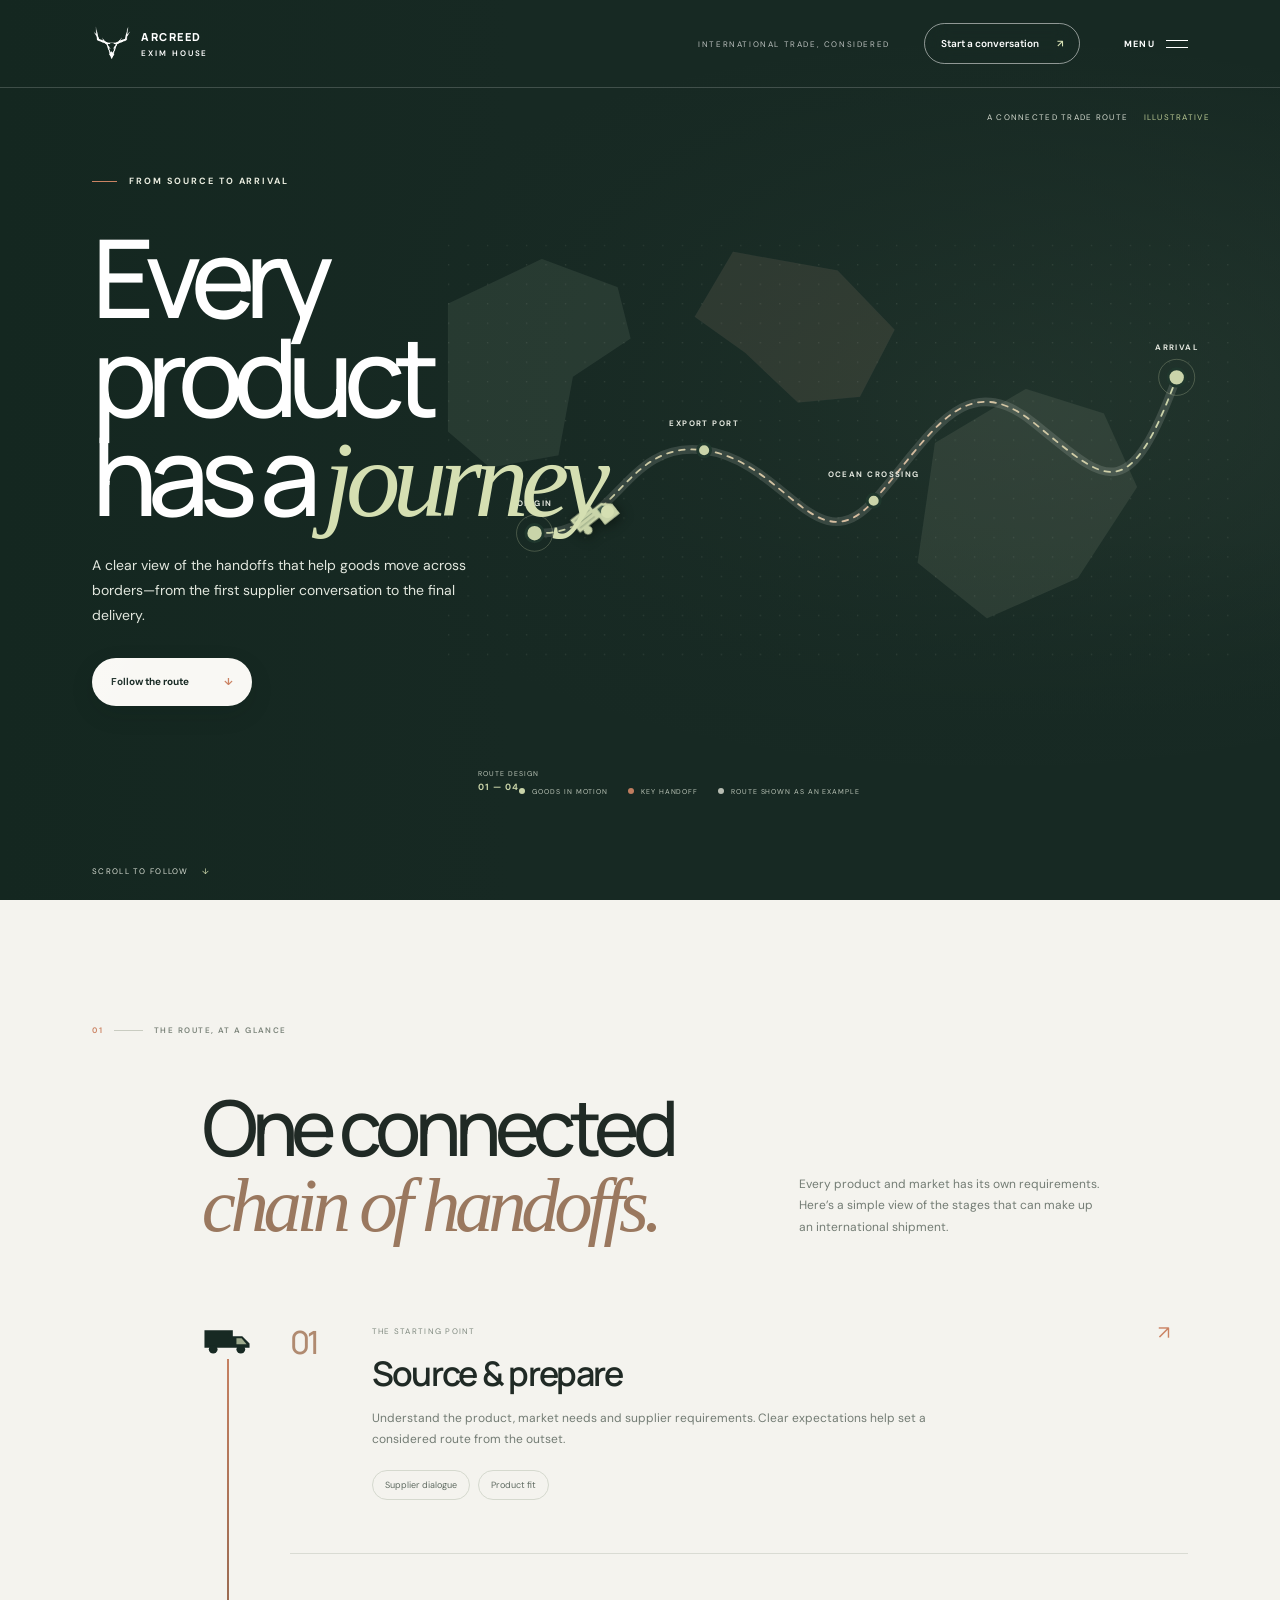
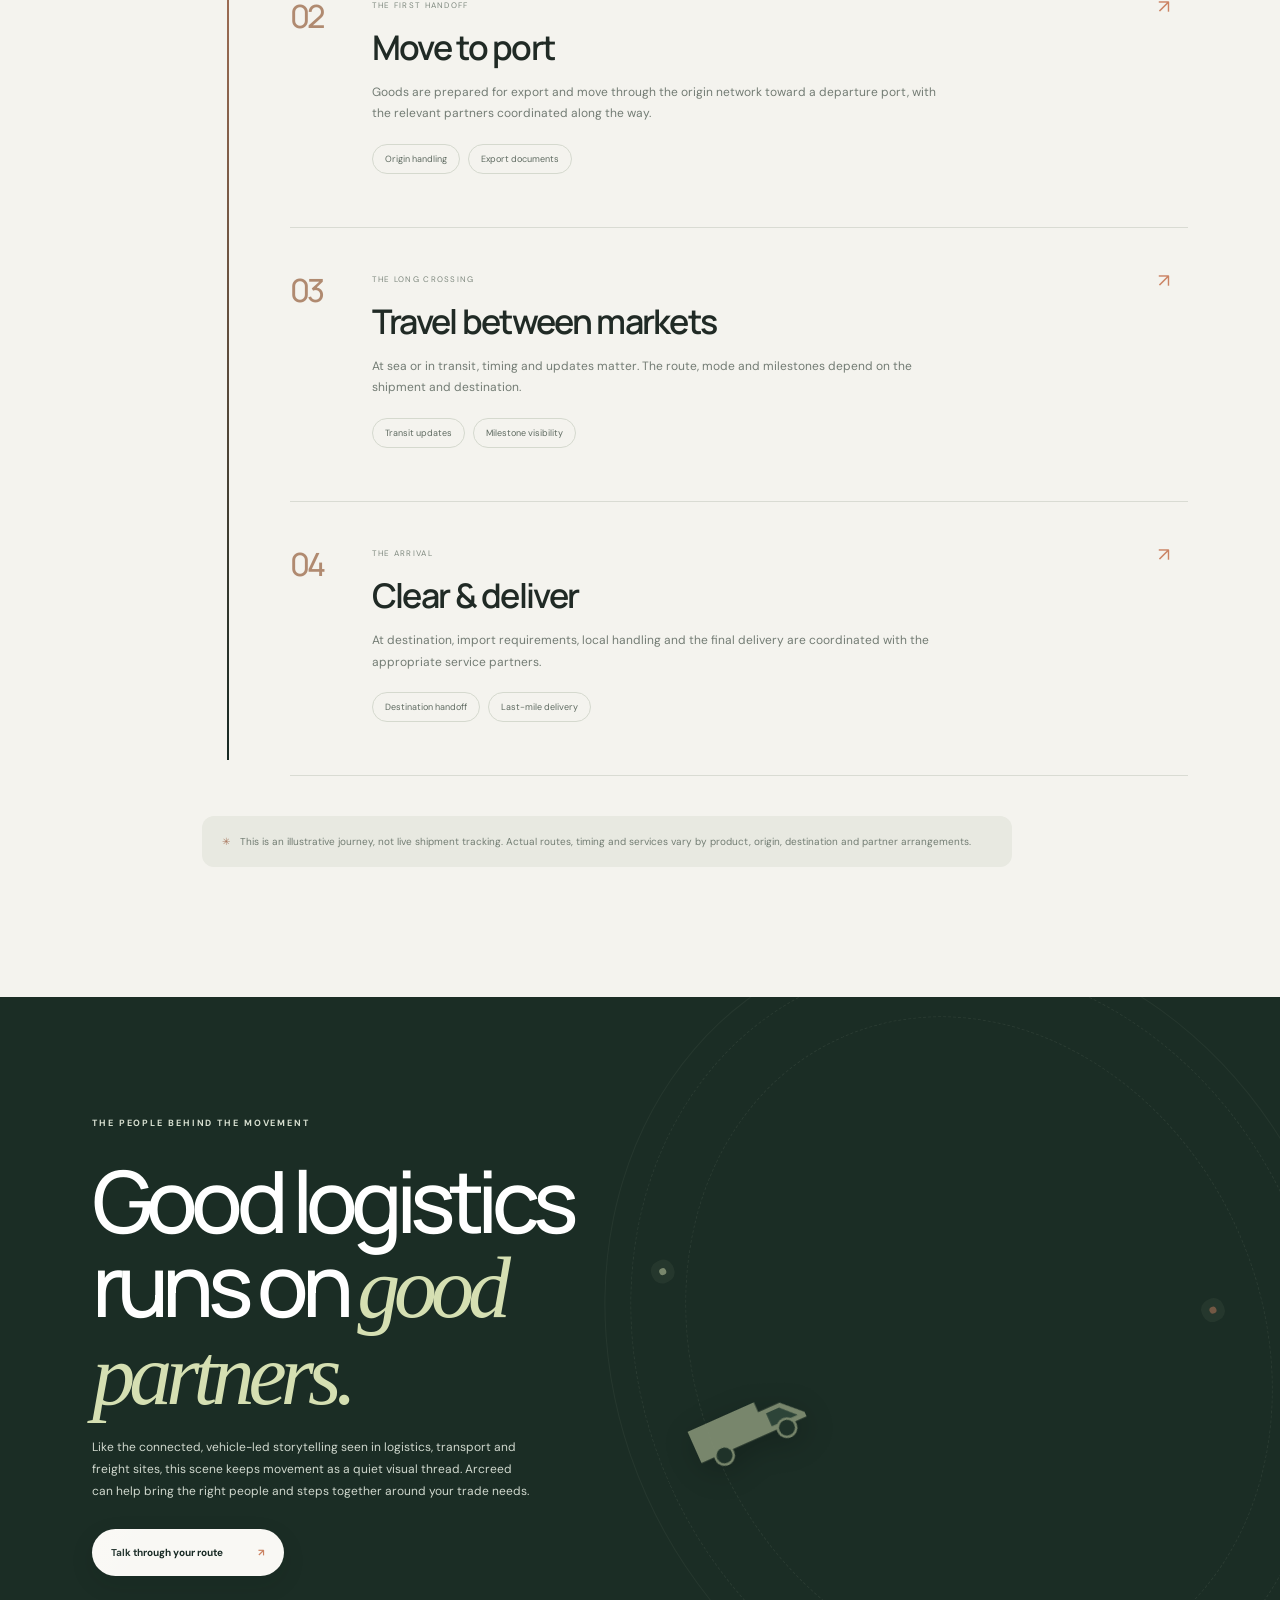
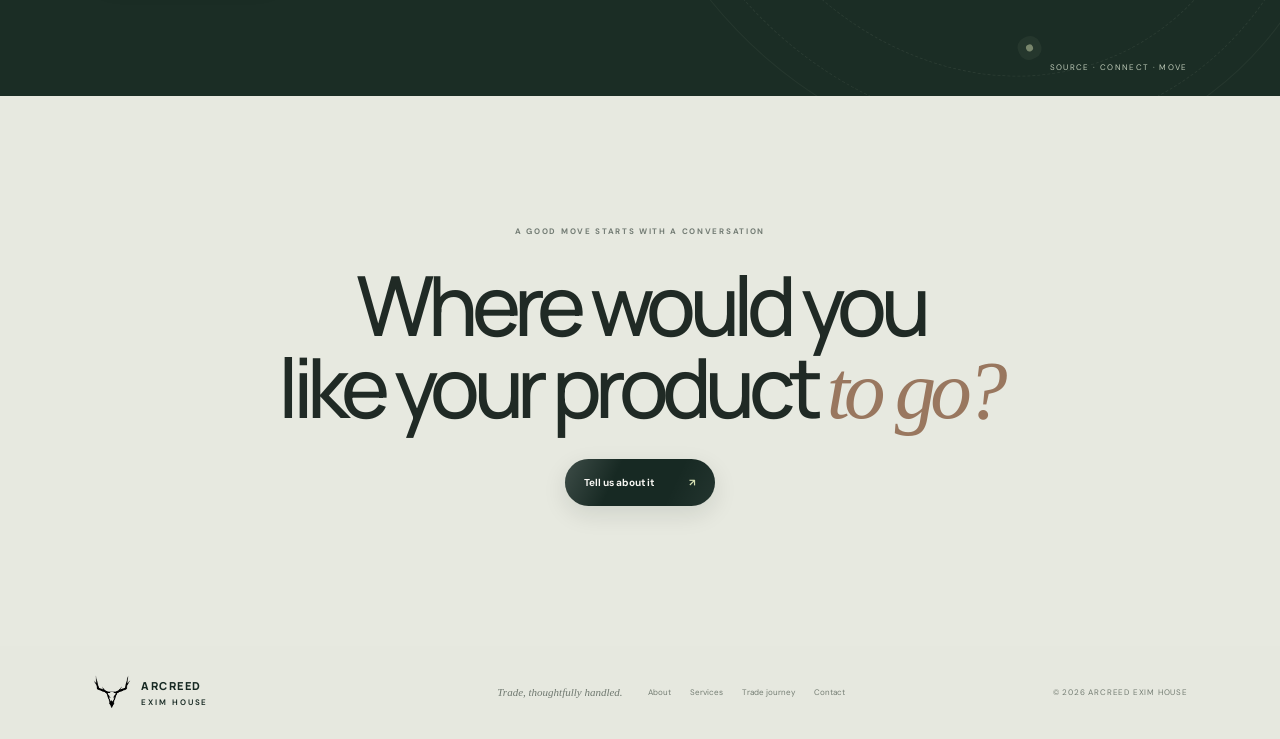
<file: journey.html>
<!doctype html>
<html lang="en">
<head>
  <meta charset="utf-8">
  <meta name="viewport" content="width=device-width, initial-scale=1">
  <meta name="theme-color" content="#172923">
  <meta name="description" content="Follow an illustrative product journey from origin through port and delivery, with Arcreed Exim House.">
  <meta name="robots" content="noindex,follow">
  <title>A product’s journey — Arcreed Exim House</title>
  <link rel="preconnect" href="https://fonts.googleapis.com">
  <link rel="preconnect" href="https://fonts.gstatic.com" crossorigin>
  <link href="https://fonts.googleapis.com/css2?family=DM+Sans:wght@400;500;600;700&family=Manrope:wght@400;500;600;700;800&display=swap" rel="stylesheet">
  <link rel="stylesheet" href="styles.css?v=19">
  <link rel="stylesheet" href="journey.css?v=3">
  <link rel="icon" type="image/svg+xml" href="assets/favicon.svg">
  <script src="script.js?v=12" defer></script>


</head>
<body class="journey-page">
  <a class="skip-link" href="#main">Skip to content</a>
  <header class="site-header journey-header">
    <a class="brand" href="index.html#home" aria-label="Arcreed Exim House home"><img class="brand-logo" src="assets/arcreed-logo-white.png" alt=""><span class="brand-name">ARCREED <small>EXIM HOUSE</small></span></a>
    <span class="header-note">INTERNATIONAL TRADE, CONSIDERED</span>
    <a class="header-cta" href="index.html#appointment">Start a conversation <span>↗</span></a>
    <button class="menu-toggle" aria-expanded="false" aria-controls="site-menu"><span class="menu-label">MENU</span><span class="menu-icon"><i></i><i></i></span></button>
  </header>
  <nav class="menu-panel" id="site-menu" aria-label="Main navigation" aria-hidden="true">
    <div class="menu-panel-top"><span>ARCREED EXIM HOUSE</span><button class="menu-close" aria-label="Close menu">CLOSE <b>×</b></button></div>
    <div class="menu-panel-grid"><div class="menu-links"><a href="index.html#home"><span>01</span>Home<i>↗</i></a><a href="index.html#about"><span>02</span>About<i>↗</i></a><a href="index.html#services"><span>03</span>Services<i>↗</i></a><a href="journey.html"><span>04</span>Trade journey<i>↗</i></a><a href="index.html#appointment"><span>05</span>Appointment<i>↗</i></a><a href="index.html#contact"><span>06</span>Contact<i>↗</i></a></div><div class="menu-aside"><span class="eyebrow">TRADE, WITH INTENTION</span><p>Good things move when the right people move together.</p><a href="index.html#appointment" class="menu-contact">Schedule a conversation <span>↗</span></a></div></div>
  </nav>
  <main id="main">
    <section class="journey-hero" aria-labelledby="journey-title">
      <div class="journey-hero-grid" aria-hidden="true"></div>
      <div class="journey-hero-copy">
        <p class="eyebrow journey-kicker"><span></span> FROM SOURCE TO ARRIVAL</p>
        <h1 id="journey-title">Every product<br>has a <em>journey.</em></h1>
        <p class="journey-lede">A clear view of the handoffs that help goods move across borders—from the first supplier conversation to the final delivery.</p>
        <a class="button button-cream" href="#route">Follow the route <span>↓</span></a>
      </div>
      <div class="journey-map-art" aria-hidden="true">
        <div class="map-caption map-caption-top">A CONNECTED TRADE ROUTE <span>ILLUSTRATIVE</span></div>
        <svg class="route-map" viewBox="0 0 1100 590" preserveAspectRatio="xMidYMid meet">
          <defs><pattern id="mapdots" width="27" height="27" patternUnits="userSpaceOnUse"><circle cx="1" cy="1" r=".8" fill="#dbe4d4" opacity=".25"/></pattern><linearGradient id="routeLine" x1="0" x2="1"><stop stop-color="#d5dfb2"/><stop offset=".55" stop-color="#e4c3a6"/><stop offset="1" stop-color="#d5dfb2"/></linearGradient><path id="journeyPath" d="M 120 400 C 235 405 242 270 355 285 S 510 445 590 355 S 714 168 812 247 S 942 370 1010 184"/></defs>
          <rect width="1100" height="590" fill="url(#mapdots)"/><path class="land land-a" d="M0 82 130 20l105 39 18 71-80 53-20 109-95 17-58-50Z"/><path class="land land-b" d="m395 10 145 26 79 82-48 93-86 8-73-69-70-50Z"/><path class="land land-c" d="m675 275 126-75 108 34 46 102-82 126-126 56-96-77Z"/>
          <path class="route-under" d="M 120 400 C 235 405 242 270 355 285 S 510 445 590 355 S 714 168 812 247 S 942 370 1010 184"/><path class="route-line" d="M 120 400 C 235 405 242 270 355 285 S 510 445 590 355 S 714 168 812 247 S 942 370 1010 184"/>
          <g class="route-stop stop-origin" transform="translate(120 400)"><circle r="12"/><circle r="25" class="ping"/><text x="0" y="-38">ORIGIN</text></g><g class="route-stop stop-port" transform="translate(355 285)"><circle r="9"/><text x="0" y="-33">EXPORT PORT</text></g><g class="route-stop stop-crossing" transform="translate(590 355)"><circle r="9"/><text x="0" y="-33">OCEAN CROSSING</text></g><g class="route-stop stop-arrival" transform="translate(1010 184)"><circle r="12"/><circle r="25" class="ping"/><text x="0" y="-38">ARRIVAL</text></g>
          <g class="route-truck"><path d="M-31-13h34v22h-34zM3-6h14l12 11v17H3z"/><path class="truck-window" d="M8-2h8l7 8H8z"/><circle cx="-20" cy="13" r="6"/><circle cx="18" cy="13" r="6"/><path class="truck-detail" d="M-27-8h26M-27-2h26M-27 4h26"/><animateMotion dur="22s" repeatCount="indefinite" rotate="auto"><mpath href="#journeyPath"/></animateMotion></g>
        </svg><div class="route-legend"><span><i></i> GOODS IN MOTION</span><span><i></i> KEY HANDOFF</span><span><i></i> ROUTE SHOWN AS AN EXAMPLE</span></div><div class="map-coordinate">ROUTE DESIGN<br><b>01 — 04</b></div>
      </div>      <a href="#route" class="journey-scroll">SCROLL TO FOLLOW <i>↓</i></a>
    </section>
    <section class="route-section" id="route" aria-labelledby="route-title">
      <div class="section-kicker"><span>01</span><i></i><span>THE ROUTE, AT A GLANCE</span></div>
      <div class="route-heading"><h2 id="route-title">One connected<br><em>chain of handoffs.</em></h2><p>Every product and market has its own requirements. Here’s a simple view of the stages that can make up an international shipment.</p></div>
      <div class="route-timeline">
        <div class="timeline-track" aria-hidden="true"><span></span><i class="timeline-truck"><svg viewBox="0 0 66 40"><path d="M2 6h39v24H2zM41 14h13l10 10v6H41z"/><path d="M46 17h7l7 8H46z" class="truck-window"/><circle cx="14" cy="32" r="6"/><circle cx="52" cy="32" r="6"/></svg></i></div>
        <article class="route-step"><span class="step-number">01</span><div><span class="step-label">THE STARTING POINT</span><h3>Source &amp; prepare</h3><p>Understand the product, market needs and supplier requirements. Clear expectations help set a considered route from the outset.</p><div class="step-tags"><span>Supplier dialogue</span><span>Product fit</span></div></div><span class="step-icon" aria-hidden="true">↗</span></article>
        <article class="route-step"><span class="step-number">02</span><div><span class="step-label">THE FIRST HANDOFF</span><h3>Move to port</h3><p>Goods are prepared for export and move through the origin network toward a departure port, with the relevant partners coordinated along the way.</p><div class="step-tags"><span>Origin handling</span><span>Export documents</span></div></div><span class="step-icon" aria-hidden="true">↗</span></article>
        <article class="route-step"><span class="step-number">03</span><div><span class="step-label">THE LONG CROSSING</span><h3>Travel between markets</h3><p>At sea or in transit, timing and updates matter. The route, mode and milestones depend on the shipment and destination.</p><div class="step-tags"><span>Transit updates</span><span>Milestone visibility</span></div></div><span class="step-icon" aria-hidden="true">↗</span></article>
        <article class="route-step"><span class="step-number">04</span><div><span class="step-label">THE ARRIVAL</span><h3>Clear &amp; deliver</h3><p>At destination, import requirements, local handling and the final delivery are coordinated with the appropriate service partners.</p><div class="step-tags"><span>Destination handoff</span><span>Last-mile delivery</span></div></div><span class="step-icon" aria-hidden="true">↗</span></article>
      </div>
      <p class="route-note"><span>✳</span> This is an illustrative journey, not live shipment tracking. Actual routes, timing and services vary by product, origin, destination and partner arrangements.</p>
    </section>
    <section class="journey-partner-band"><div class="partner-road" aria-hidden="true"><i></i><i></i><i></i><div class="road-truck"><svg viewBox="0 0 150 68"><path d="M6 12h87v41H6zM93 25h28l23 22v6H93z"/><path d="M101 30h17l17 17h-34z" class="truck-window"/><circle cx="35" cy="56" r="11"/><circle cx="117" cy="56" r="11"/></svg></div></div><div class="partner-band-copy"><p class="eyebrow">THE PEOPLE BEHIND THE MOVEMENT</p><h2>Good logistics<br>runs on <em>good partners.</em></h2><p>Like the connected, vehicle-led storytelling seen in logistics, transport and freight sites, this scene keeps movement as a quiet visual thread. Arcreed can help bring the right people and steps together around your trade needs.</p><a class="button button-cream" href="index.html#appointment">Talk through your route <span>↗</span></a></div><span class="partner-band-caption">SOURCE · CONNECT · MOVE</span></section>
    <section class="journey-end"><p class="eyebrow">A GOOD MOVE STARTS WITH A CONVERSATION</p><h2>Where would you<br>like your product <em>to go?</em></h2><a class="button button-dark" href="index.html#contact">Tell us about it <span>↗</span></a></section>
  </main>
  <footer class="site-footer journey-footer"><a class="brand" href="index.html#home"><img class="brand-logo" src="assets/arcreed-logo-white.png" alt=""><span class="brand-name">ARCREED <small>EXIM HOUSE</small></span></a><span class="footer-line">Trade, thoughtfully handled.</span><nav aria-label="Footer navigation"><a href="index.html#about">About</a><a href="index.html#services">Services</a><a href="journey.html">Trade journey</a><a href="index.html#contact">Contact</a></nav><span class="footer-copy">© <span data-year></span> ARCREED EXIM HOUSE</span></footer>
</body>
</html>
</file>
<file: styles.css>
:root{--ink:#202a25;--forest:#172923;--forest2:#213a31;--lime:#d5dfb2;--rust:#cb8363;--paper:#f4f3ee;--white:#f9f8f4;--line:#d9dbd3;--muted:#737c74;--sans:'DM Sans',Arial,sans-serif;--display:'Manrope',Arial,sans-serif;--pad:7.2%}*{box-sizing:border-box}html{scroll-behavior:smooth;scroll-padding-top:80px}body{margin:0;background:var(--paper);color:var(--ink);font:14px var(--sans);-webkit-font-smoothing:antialiased}img{display:block;width:100%;height:100%;object-fit:cover}a{color:inherit;text-decoration:none}button,input,select,textarea{font:inherit}h1,h2,h3,p{margin-top:0}.skip-link{position:absolute;top:-60px;left:20px;z-index:40;background:var(--forest);color:#fff;padding:14px 18px}.skip-link:focus{top:10px}.site-header{position:absolute;inset:0 0 auto;z-index:15;height:88px;padding:0 var(--pad);display:flex;align-items:center;gap:34px;color:#fff;border-bottom:1px solid #ffffff2e}.brand{display:inline-flex;align-items:center;gap:10px;flex-shrink:0}.brand-mark{height:27px;width:27px;position:relative;display:flex;align-items:flex-end;justify-content:center;gap:3px;padding:4px}.brand-mark:before{content:"";position:absolute;inset:1px;border:1px solid currentColor;border-radius:50%}.brand-mark i{position:relative;z-index:1;display:block;width:4px;border-radius:4px 4px 1px 1px;background:currentColor}.brand-mark i:nth-child(1){height:9px}.brand-mark i:nth-child(2){height:15px}.brand-mark i:nth-child(3){height:11px}.brand-name{font:800 11px/1.2 var(--display);letter-spacing:.14em}.brand-name small{display:block;font:600 8px/1 var(--sans);letter-spacing:.24em;margin-top:5px}.header-note{font-size:8px;letter-spacing:.2em;opacity:.7;margin-left:auto}.header-cta{font-size:10px;font-weight:600;padding:13px 16px;border:1px solid #ffffff85;transition:.2s}.header-cta span{margin-left:16px;color:var(--lime)}.header-cta:hover{background:var(--white);color:var(--forest)}.menu-toggle{border:0;background:transparent;color:inherit;display:flex;align-items:center;gap:11px;cursor:pointer;padding:12px 0 12px 10px;font-size:9px;font-weight:700;letter-spacing:.14em}.menu-icon{width:22px;display:flex;flex-direction:column;gap:6px}.menu-icon i{height:1px;background:currentColor;transition:transform .3s}.menu-toggle[aria-expanded=true] .menu-icon i:first-child{transform:translateY(3.5px) rotate(45deg)}.menu-toggle[aria-expanded=true] .menu-icon i:last-child{transform:translateY(-3.5px) rotate(-45deg)}.menu-panel{position:fixed;z-index:14;inset:0;background:var(--forest);color:var(--white);padding:30px var(--pad) 38px;transform:translateY(-102%);visibility:hidden;transition:transform .55s cubic-bezier(.77,0,.18,1),visibility .55s;display:flex;flex-direction:column}.menu-panel.is-open{transform:translateY(0);visibility:visible}.menu-panel-top{display:flex;align-items:center;justify-content:space-between;border-bottom:1px solid #ffffff33;height:58px;font-size:8px;letter-spacing:.18em}.menu-close{border:0;background:transparent;color:#fff;font-size:9px;letter-spacing:.15em;cursor:pointer}.menu-close b{font-size:20px;font-weight:400;vertical-align:-2px;margin-left:10px}.menu-panel-grid{display:grid;grid-template-columns:1.2fr .8fr;gap:10%;align-items:center;flex:1}.menu-links a{display:grid;grid-template-columns:46px 1fr 24px;align-items:center;padding:13px 0;border-bottom:1px solid #ffffff26;font:500 clamp(26px,4.2vw,52px)/1.15 var(--display);letter-spacing:-.055em;transition:padding .25s,color .25s}.menu-links a:hover{padding-left:12px;color:var(--lime)}.menu-links a span{font:600 9px var(--sans);letter-spacing:.1em;color:#b58b6f}.menu-links a i{font:normal 17px var(--sans);color:var(--lime);font-style:normal}.menu-aside{height:60%;min-height:220px;border-left:1px solid #ffffff2b;padding:20px 0 20px 12%;display:flex;flex-direction:column;align-items:flex-start;position:relative}.menu-aside .eyebrow{color:#bdc7b8}.menu-aside>p{font:500 clamp(24px,3vw,42px)/1.14 var(--display);letter-spacing:-.05em;max-width:400px}.menu-contact{margin-top:10px;border-bottom:1px solid #9da991;padding:0 0 10px;font-size:11px}.menu-contact span{color:var(--lime);margin-left:22px}.menu-coordinates{position:absolute;bottom:0;font-size:8px;letter-spacing:.2em;color:#a9b4a3}
.home-hero{height:min(910px,100svh);min-height:690px;position:relative;overflow:hidden;background:#203a31;color:var(--white)}.hero-image,.inside-hero>img{position:absolute;inset:0}.hero-shade,.inside-shade{position:absolute;inset:0;background:linear-gradient(90deg,#0c1c16d1,#10221b8f 42%,#10221b0d),linear-gradient(0deg,#0e1e188f,transparent 47%,#0e1e1833)}.hero-content{position:absolute;left:var(--pad);top:27%;max-width:710px}.eyebrow{font-size:9px;font-weight:700;letter-spacing:.21em;color:var(--muted);margin:0 0 22px}.light-eyebrow{display:flex;align-items:center;gap:10px;color:#ffffffc4}.light-eyebrow>span{height:1px;width:25px;background:var(--rust)}.hero-content h1,.inside-copy h1{font:500 clamp(74px,10vw,138px)/.88 var(--display);letter-spacing:-.09em;margin:0;color:#fff}.hero-content h1 em,.inside-copy h1 em,.editorial h2 em,.filmstrip-intro h2 em,.route-copy h2 em,.steps-heading h2 em,.partner-banner h2 em,.notes-section h2 em,.final-cta h2 em,.inside-intro-grid h2 em,.about-image-copy h2 em,.values-heading h2 em,.partner-type h2 em,.partner-principles h2 em,.contact-cover-copy h1 em,.contact-form-intro h2 em,.contact-end h2 em,.capability-text h2 em,.process-band h2 em{font-family:Georgia,serif;font-weight:400;letter-spacing:-.075em;color:#d6ae8f}.hero-description{font-size:13px;line-height:1.9;color:#ffffffcc;max-width:395px;margin:26px 0}.hero-buttons{display:flex;align-items:center;gap:27px}.button{min-height:48px;padding:0 18px;display:inline-flex;align-items:center;justify-content:space-between;gap:35px;font-size:10px;font-weight:700;border:0;cursor:pointer;transition:transform .2s,background .2s,color .2s}.button:hover{transform:translateY(-2px)}.button-cream{background:var(--white);color:var(--forest)}.button-cream span{color:var(--rust)}.button-dark{background:var(--forest);color:var(--white)}.button-dark span{color:var(--lime)}.hero-play{display:flex;align-items:center;gap:10px;font-size:8px;font-weight:700;letter-spacing:.13em}.hero-play span{display:grid;place-items:center;width:28px;height:28px;border:1px solid #ffffff73;border-radius:50%;color:var(--lime);font-size:12px}.hero-side-label{position:absolute;right:var(--pad);top:45%;writing-mode:vertical-rl;font-size:8px;letter-spacing:.17em;color:#ffffffbf}.hero-side-label span{color:#dfb393;margin:11px 0}.hero-meta{position:absolute;bottom:27px;left:var(--pad);display:flex;align-items:center;gap:14px;color:#ffffffbf;font-size:8px;letter-spacing:.18em}.meta-line{width:50px;height:1px;background:#ffffff73}.scroll-cue{position:absolute;bottom:23px;left:50%;transform:translateX(-50%);display:flex;align-items:center;gap:12px;color:#ffffffbf;font-size:7px;letter-spacing:.17em}.scroll-cue i{font-style:normal;font-size:15px;color:var(--lime);animation:bob 1.7s infinite}@keyframes bob{50%{transform:translateY(5px)}}.ticker{height:64px;display:flex;align-items:center;overflow:hidden;background:#dedfd6;color:var(--forest)}.ticker-track{min-width:max-content;display:flex;align-items:center;gap:32px;animation:marquee 36s linear infinite;font:600 10px var(--display);letter-spacing:.16em}.ticker b{font-size:15px;color:var(--rust)}@keyframes marquee{to{transform:translateX(-50%)}}.section-pad{padding-left:var(--pad);padding-right:var(--pad)}.section-kicker{display:flex;align-items:center;gap:11px;color:#7b847a;font-size:8px;letter-spacing:.18em;font-weight:600}.section-kicker>span:first-child{color:var(--rust)}.section-kicker i{height:1px;width:29px;background:#c9ccc1}.editorial{padding-top:135px;padding-bottom:105px;background:var(--paper)}.editorial-grid{display:grid;grid-template-columns:1.15fr .85fr;gap:10%;align-items:end;padding:70px 0 65px 10%}.editorial-heading .eyebrow{font-size:8px;margin-bottom:21px}.editorial h2,.filmstrip-intro h2,.route-copy h2,.steps-heading h2,.notes-section h2,.inside-intro-grid h2,.values-heading h2,.partner-principles h2,.contact-form-intro h2{font:500 clamp(48px,6.2vw,82px)/.98 var(--display);letter-spacing:-.08em;margin:0}.editorial h2 em,.inside-intro-grid h2 em,.values-heading h2 em,.partner-principles h2 em,.contact-form-intro h2 em,.notes-section h2 em{color:#b9775e}.editorial-copy{max-width:400px;padding-bottom:4px}.editorial-copy p{font-size:12px;line-height:1.9;color:#737b73}.editorial-copy .editorial-lede{font:500 19px/1.4 var(--display);letter-spacing:-.025em;color:var(--ink)}.underlink{display:inline-flex;align-items:center;gap:24px;padding-bottom:9px;border-bottom:1px solid #bfc4b8;font-size:10px;font-weight:700;margin-top:10px}.underlink span{color:var(--rust);font-size:15px;transition:transform .2s}.underlink:hover span{transform:translate(3px,-3px)}.editorial-image{height:min(54vw,540px);position:relative;overflow:hidden}.editorial-image:after{content:"";position:absolute;inset:45% 0 0;background:linear-gradient(transparent,#0c191e7a)}.image-caption{position:absolute;z-index:1;bottom:23px;left:26px;right:26px;display:flex;justify-content:space-between;color:white;font-size:7px;letter-spacing:.16em}.image-number{position:absolute;z-index:1;top:-40px;right:2%;font:500 210px/.9 var(--display);letter-spacing:-.12em;color:#ffffffe6;mix-blend-mode:soft-light}
.filmstrip-section{background:var(--forest);color:var(--white);padding:97px 0 27px}.light-kicker{color:#b6c0b3}.light-kicker>span:first-child{color:#d29a7b}.light-kicker i{background:#637168}.filmstrip-head{position:relative}.filmstrip-intro{display:flex;align-items:flex-end;justify-content:space-between;margin:48px 0 45px 10%}.filmstrip-intro h2 em,.route-copy h2 em,.steps-heading h2 em,.final-cta h2 em{color:#d5b391}.filmstrip-intro>p{max-width:250px;margin:0 12% 5px 25px;color:#bcc5b8;font-size:11px;line-height:1.8}.carousel-controls{position:absolute;right:var(--pad);bottom:0;display:flex;gap:8px}.carousel-controls button{border:1px solid #738077;color:white;background:transparent;width:39px;height:39px;border-radius:50%;cursor:pointer;transition:background .2s}.carousel-controls button:hover{background:#3d564a}.service-rail{display:flex;gap:14px;overflow-x:auto;padding:0 var(--pad) 14px;scroll-snap-type:x mandatory;scrollbar-width:none;cursor:grab}.service-rail::-webkit-scrollbar{display:none}.service-rail:active{cursor:grabbing}.service-card{flex:0 0 34%;min-width:300px;height:min(44vw,455px);min-height:350px;position:relative;overflow:hidden;scroll-snap-align:start;background:#30473c}.service-card:before{content:"";position:absolute;inset:0;z-index:1;background:linear-gradient(0deg,#0d1b16e3,#101e180d 78%)}.service-card img{position:absolute;inset:0;transition:transform .65s;filter:saturate(.78)}.service-card:hover img{transform:scale(1.045)}.service-number{position:absolute;z-index:2;top:21px;left:22px;font-size:8px;letter-spacing:.17em;color:#fff}.service-card-copy{position:absolute;z-index:2;left:25px;right:22px;bottom:25px;display:flex;flex-direction:column;align-items:flex-start}.service-card-copy small{font-size:7px;letter-spacing:.17em;color:#e0c3a9;margin-bottom:12px}.service-card-copy b{font:500 clamp(30px,3.5vw,45px)/.96 var(--display);letter-spacing:-.065em;color:#fff}.service-card-copy i{font-style:normal;color:#ffffffd9;font-size:9px;margin-top:20px;border-bottom:1px solid #ffffff73;padding-bottom:6px}.rail-footer{display:flex;align-items:center;gap:14px;padding-top:19px;font-size:7px;letter-spacing:.14em;color:#aeb9ad}.rail-line{height:1px;flex:1;background:#506258}.rail-footer a{color:#fff}.rail-footer b{color:var(--lime);font-size:13px;margin-left:7px}
.route-chapter{min-height:680px;background:#1d332c;color:var(--white);display:grid;grid-template-columns:.95fr 1.05fr;position:relative;overflow:hidden;padding:92px var(--pad) 62px}.route-copy{position:relative;z-index:2}.route-copy>.eyebrow{color:#b9c2b7;margin-top:65px}.route-copy h2{font-size:clamp(53px,6.4vw,83px)}.route-copy>p:not(.eyebrow){max-width:385px;color:#bec7bb;font-size:12px;line-height:1.9;margin:25px 0}.underlink-light{color:#fff;border-color:#6b796d}.route-stamp{position:absolute;left:6%;bottom:-6px;transform:rotate(-9deg);border:1px solid #e7d7bc8a;width:120px;height:91px;display:flex;flex-direction:column;justify-content:center;align-items:center;color:#dfc8aa;font-size:8px;line-height:1.3;letter-spacing:.1em}.route-stamp b{font:600 14px Georgia,serif;letter-spacing:.12em}.route-stamp span{font-size:5px;margin-top:3px}.route-visual{position:relative;display:grid;place-items:center;min-height:510px}.route-globe{width:min(100%,620px);aspect-ratio:1.18;position:relative;display:grid;place-items:center}.route-globe svg{width:100%;height:100%;overflow:visible;stroke:#cbdbc04d;stroke-width:1;position:relative;z-index:1}.route-globe svg ellipse{stroke-dasharray:2 5}.route-globe svg path.route-arc{stroke:#d7a180;stroke-width:1.7;stroke-dasharray:5 5;animation:route-flow 20s linear infinite}.route-globe svg path.route-arc-two{stroke:#c7d6aa;stroke-dasharray:2 7;animation-duration:27s}.route-globe svg circle{fill:#e3bd9a;stroke:var(--forest);stroke-width:4}.globe-label{position:absolute;z-index:2;font-size:7px;letter-spacing:.15em;color:#eef0e8}.label-one{left:13%;bottom:34%}.label-two{left:56%;top:40%;color:#e6bc9b}.label-three{right:7%;top:39%}.globe-orbit{position:absolute;border:1px solid #dbe4ce29;border-radius:50%;width:95%;height:88%;transform:rotate(-28deg)}.orbit-two{width:73%;height:105%;transform:rotate(51deg)}.route-coordinate{position:absolute;right:0;bottom:18px;font-size:8px;letter-spacing:.14em;color:#e8ede0;line-height:1.7}.route-coordinate span{font-size:7px;color:#aebaa8}.route-bottom{position:absolute;left:var(--pad);right:var(--pad);bottom:22px;border-top:1px solid #ffffff29;padding-top:13px;display:flex;justify-content:space-between;font-size:7px;letter-spacing:.15em;color:#9eada0}@keyframes route-flow{to{stroke-dashoffset:-140}}.steps-section{padding-top:128px;padding-bottom:140px;background:var(--paper)}.steps-heading{display:flex;align-items:flex-end;justify-content:space-between;margin:59px 0 60px 10%}.steps-heading h2{font-size:clamp(46px,5.8vw,75px)}.steps-heading>p{max-width:260px;color:var(--muted);font-size:11px;line-height:1.85;margin:0 7% 5px 28px}.steps-grid{display:grid;grid-template-columns:repeat(3,1fr);gap:0 30px;margin-left:10%;border-top:1px solid var(--line)}.steps-grid article{position:relative;padding:24px 20px 3px 0;min-height:210px;border-bottom:1px solid var(--line)}.steps-grid article>span{font-size:8px;color:var(--rust);letter-spacing:.16em}.steps-grid article>i{position:absolute;right:14px;top:20px;color:#748674;font-size:18px;font-style:normal}.steps-grid h3{font:600 18px var(--display);letter-spacing:-.04em;margin:42px 0 9px}.steps-grid p{max-width:280px;color:var(--muted);font-size:10px;line-height:1.8}.partner-banner{height:min(58vw,590px);min-height:400px;position:relative;overflow:hidden;color:#fff;background:#31453b}.partner-banner>img{position:absolute;inset:0;filter:saturate(.72)}.partner-overlay{position:absolute;inset:0;background:linear-gradient(90deg,#12241dc7,#12241d59 57%,#12241d14),linear-gradient(0deg,#12241d66,transparent 50%)}.partner-banner-copy{position:absolute;left:var(--pad);top:50%;transform:translateY(-50%)}.partner-banner h2,.final-cta h2,.contact-end h2{font:500 clamp(52px,7vw,91px)/.96 var(--display);letter-spacing:-.085em;margin:0 0 29px}.partner-banner-copy .eyebrow{color:#e4e3d8}.partner-caption{position:absolute;right:var(--pad);bottom:23px;font-size:7px;letter-spacing:.16em;color:#ffffffc7}.notes-section{padding-top:125px;padding-bottom:133px}.notes-layout{display:grid;grid-template-columns:.7fr 1.3fr;gap:12%;margin:59px 0 0 10%}.notes-section h2{font-size:clamp(49px,6.2vw,79px)}.notes-intro{max-width:250px;color:var(--muted);font-size:11px;line-height:1.8;margin:20px 0}.faq-list{border-top:1px solid var(--line)}.faq-list details{border-bottom:1px solid var(--line);padding:0 3px}.faq-list summary{list-style:none;cursor:pointer;padding:21px 0;display:flex;align-items:center;justify-content:space-between;font:600 15px var(--display);letter-spacing:-.025em}.faq-list summary::-webkit-details-marker{display:none}.faq-list summary span{font:300 22px var(--sans);color:var(--rust);transition:transform .2s}.faq-list details[open] summary span{transform:rotate(45deg)}.faq-list details>p{max-width:600px;color:var(--muted);font-size:11px;line-height:1.9;padding:0 30px 18px 0;margin:0}.final-cta{min-height:495px;background:var(--forest);color:#f6f4ee;display:flex;flex-direction:column;align-items:center;justify-content:center;text-align:center;position:relative;overflow:hidden;padding:80px 20px}.final-cta .eyebrow{position:relative;z-index:1;color:#bdc7b6}.final-cta h2{position:relative;z-index:1;font-size:clamp(61px,7.7vw,96px);margin-bottom:27px}.final-cta .button{position:relative;z-index:1}.final-cta-orbit{position:absolute;width:510px;height:510px;border:1px solid #e2e6d526;border-radius:50%;left:calc(50% - 255px);top:24%}.final-cta-orbit:before,.final-cta-orbit:after{content:"";position:absolute;inset:20px;border:1px solid #e2e6d51f;border-radius:50%}.final-cta-orbit:after{inset:42px}.final-side-note{position:absolute;right:24px;top:50%;writing-mode:vertical-rl;font-size:7px;letter-spacing:.16em;color:#afbaac}.site-footer{padding:27px var(--pad);background:#e6e8df;display:grid;grid-template-columns:1fr auto 1fr auto;align-items:center;gap:25px}.site-footer .brand{color:var(--forest)}.footer-line{font:italic 11px Georgia,serif;color:#707970}.site-footer nav{display:flex;gap:19px}.site-footer nav a,.footer-copy{font-size:8px;color:#747d73}.site-footer nav a:hover{color:var(--rust)}.footer-copy{letter-spacing:.1em;text-align:right;white-space:nowrap}
.inside-hero{height:min(760px,87svh);min-height:600px;position:relative;background:#273e34;color:white;overflow:hidden}.inside-hero>img{position:absolute;inset:0}.inside-shade{background:linear-gradient(90deg,#0e1d17c2,#0e1d175c 53%,#0e1d171f),linear-gradient(0deg,#0e1d1780,transparent 55%)}.inside-copy{position:absolute;left:var(--pad);top:36%}.inside-copy h1{font-size:clamp(70px,9.6vw,127px)}.inside-copy>p:last-child{font-size:13px;color:#ffffffcc;margin-top:19px}.inside-hero-bottom{position:absolute;left:var(--pad);right:var(--pad);bottom:25px;border-top:1px solid #ffffff59;padding-top:12px;display:flex;justify-content:space-between;font-size:8px;letter-spacing:.18em;color:#ffffffd4}.inside-intro{padding-top:122px;padding-bottom:105px}.inside-intro-grid{display:grid;grid-template-columns:1fr 1fr;gap:12%;align-items:start;margin:66px 0 0 10%}.inside-intro-grid h2{font-size:clamp(48px,6vw,78px)}.inside-intro-grid>div{max-width:430px;padding-top:7px}.large-copy{font:500 21px/1.5 var(--display);letter-spacing:-.035em;color:var(--ink);margin:0 0 20px}.inside-intro-grid>div>p:not(.large-copy){font-size:12px;line-height:1.9;color:var(--muted)}.about-image-story{display:grid;grid-template-columns:1.1fr .9fr;min-height:620px;background:#e5e7de}.about-image{min-height:620px;position:relative}.about-image:after{content:"";position:absolute;inset:55% 0 0;background:linear-gradient(transparent,#0f1c1578)}.about-image>span{position:absolute;z-index:1;bottom:25px;left:var(--pad);color:white;font-size:8px;letter-spacing:.16em}.about-image-copy{position:relative;padding:110px 11% 85px 12%;align-self:center}.about-image-copy h2{font:500 clamp(42px,5vw,65px)/1 var(--display);letter-spacing:-.075em;margin:0 0 23px}.about-image-copy h2 em{font-size:.91em}.about-image-copy>p:not(.eyebrow){font-size:11px;line-height:1.9;color:var(--muted);max-width:335px}.about-image-number{position:absolute;right:10%;bottom:26px;color:#858e82;font-size:8px;letter-spacing:.17em}.values-section{padding-top:123px;padding-bottom:134px}.values-heading{display:flex;align-items:flex-end;justify-content:space-between;margin:60px 0 62px 10%}.values-heading h2{font:500 clamp(50px,6.4vw,83px)/.98 var(--display);letter-spacing:-.08em;margin:0}.values-heading>p{max-width:285px;margin:0 8% 5px 25px;font-size:11px;line-height:1.9;color:var(--muted)}.values-grid{display:grid;grid-template-columns:repeat(3,1fr);gap:30px;margin-left:10%;border-top:1px solid var(--line)}.values-grid article{padding:22px 10px 0 0;min-height:240px}.values-grid article>span{font-size:8px;letter-spacing:.16em;color:var(--rust)}.values-grid h3{font:500 25px/1.12 var(--display);letter-spacing:-.05em;margin:36px 0 10px}.values-grid p{font-size:10px;line-height:1.8;color:var(--muted);max-width:290px}.about-quote{min-height:400px;display:flex;flex-direction:column;align-items:center;justify-content:center;text-align:center;background:#e4e6de;padding:65px 20px}.quote-mark{font:100px/.5 Georgia,serif;color:#c88664}.about-quote blockquote{font:500 clamp(27px,4vw,49px)/1.15 var(--display);letter-spacing:-.05em;max-width:790px;margin:28px 0}.about-quote>span{font-size:8px;color:#727a71;letter-spacing:.18em}
.capabilities-intro{padding-top:115px;padding-bottom:100px}.capability-detail{display:grid;grid-template-columns:1.05fr .95fr;min-height:590px;background:#e6e8df}.capability-detail:nth-of-type(odd){background:#f4f3ee}.capability-photo{position:relative;min-height:520px;overflow:hidden}.capability-photo img{position:absolute;inset:0}.capability-photo:after{content:"";position:absolute;inset:57% 0 0;background:linear-gradient(transparent,#0d1c1680)}.capability-photo>span{position:absolute;z-index:1;bottom:25px;left:var(--pad);font-size:8px;letter-spacing:.17em;color:white}.capability-text{align-self:center;padding:78px 12% 78px 13%;max-width:650px}.capability-text .eyebrow{color:#8a8f83}.capability-text h2{font:500 clamp(43px,5.3vw,69px)/.98 var(--display);letter-spacing:-.08em;margin:0 0 20px}.capability-text h2 em{color:#b9775e}.capability-text>p:not(.eyebrow){font-size:11px;line-height:1.9;color:#717a71}.capability-text ul{margin:19px 0 22px;padding:0;list-style:none;border-top:1px solid #ced1c8}.capability-text li{font-size:10px;color:#586259;padding:10px 0;border-bottom:1px solid #ced1c8}.capability-text li:before{content:'↗';color:var(--rust);margin-right:10px}.capability-reverse .capability-photo{order:2}.capability-reverse .capability-text{order:1;justify-self:end}.process-band{background:var(--forest);color:#fff;padding:100px var(--pad) 86px}.process-band>h2{font:500 clamp(48px,6vw,76px)/.98 var(--display);letter-spacing:-.08em;margin:48px 0}.process-band h2 em{color:#d5b391}.process-band-bottom{display:flex;align-items:center;justify-content:space-between;border-top:1px solid #607166;padding-top:22px}.process-band-bottom p{max-width:340px;color:#bbc4b8;font-size:11px;line-height:1.8;margin:0}
.partner-types{display:grid;grid-template-columns:repeat(3,1fr)}.partner-type{min-height:655px;padding:25px 9% 40px;display:flex;flex-direction:column;align-items:flex-start}.partner-type-dark{background:var(--forest);color:white}.partner-type-light{background:#e5e8df}.partner-type-warm{background:#e5ddd2}.partner-type>span{font-size:8px;letter-spacing:.15em;color:#bc8c70}.partner-type-art{width:100%;height:190px;margin:24px 0 28px;overflow:hidden}.partner-type-art img{transition:transform .5s}.partner-type:hover .partner-type-art img{transform:scale(1.04)}.partner-type h2{font:500 clamp(31px,3.5vw,45px)/1 var(--display);letter-spacing:-.065em;margin:0 0 15px}.partner-type h2 em{color:#b9775e}.partner-type-dark h2 em{color:#d7b18f}.partner-type>p{font-size:10px;line-height:1.8;color:#778077;max-width:300px}.partner-type-dark>p{color:#c1cabe}.partner-type .underlink{margin-top:auto}.partner-principles{padding-top:120px;padding-bottom:120px}.partner-principles>h2{font-size:clamp(48px,6vw,76px);margin:58px 0}.partner-principle-list{border-top:1px solid var(--line);margin-left:10%}.partner-principle-list>div{display:grid;grid-template-columns:8% 38% 1fr;align-items:center;min-height:85px;border-bottom:1px solid var(--line)}.partner-principle-list span{font-size:9px;color:var(--rust)}.partner-principle-list b{font:600 14px var(--display)}.partner-principle-list p{margin:0;color:var(--muted);font-size:10px}.contact-cover{min-height:850px;padding:150px var(--pad) 105px;background:var(--paper);display:grid;grid-template-columns:1.05fr .95fr;gap:9%;align-items:center}.contact-cover-image{height:590px;position:relative;overflow:hidden;background:#324b3f}.contact-cover-image:after{content:"";position:absolute;inset:50% 0 0;background:linear-gradient(transparent,#101d178c)}.contact-cover-image>div{position:absolute;inset:0;background:linear-gradient(140deg,#142c341a,#142c3459)}.contact-cover-image>span{position:absolute;z-index:2;bottom:23px;left:24px;color:#fff;font-size:8px;letter-spacing:.16em}.contact-cover-copy{padding:10px 0}.contact-cover-copy .eyebrow{color:#7d867c}.contact-cover-copy h1{font:500 clamp(48px,6vw,81px)/.97 var(--display);letter-spacing:-.085em;margin:0 0 20px}.contact-cover-copy h1 em{color:#b9775e}.contact-cover-copy>p:not(.eyebrow){max-width:390px;color:var(--muted);font-size:12px;line-height:1.9}.contact-contact-card{border-top:1px solid var(--line);margin-top:42px;padding-top:14px}.contact-contact-card>span{font-size:8px;letter-spacing:.15em;color:#b9775e}.contact-contact-card>b{display:block;font:600 15px var(--display);margin:17px 0 7px}.contact-contact-card>p{font-size:10px;color:var(--muted);margin:0}.contact-contact-card-alt{margin-top:24px}.contact-form-section{background:#e5e8df;padding:105px var(--pad) 112px;display:grid;grid-template-columns:.8fr 1.2fr;gap:11%}.contact-form-intro{position:relative}.contact-form-intro .section-kicker{margin-bottom:54px}.contact-form-intro h2{font-size:clamp(48px,6vw,73px)}.contact-form-intro>p{max-width:320px;font-size:11px;line-height:1.9;color:var(--muted);margin-top:22px}.form-aside-mark{display:grid;place-items:center;width:43px;height:43px;border:1px solid #bbc3b6;border-radius:50%;margin-top:40px;color:#bc8061;font-size:21px}.contact-form{display:flex;flex-direction:column;padding-top:7px}.contact-form label{font-size:8px;letter-spacing:.14em;font-weight:700;color:#5d675d;margin:20px 0 4px}.contact-form label small{font-size:7px;color:#93998f;margin-left:5px}.contact-form input,.contact-form select,.contact-form textarea{border:0;border-bottom:1px solid #bbc2b7;border-radius:0;background:transparent;padding:13px 0;color:var(--ink);font-size:11px;outline:none;width:100%}.contact-form input:focus,.contact-form select:focus,.contact-form textarea:focus{border-color:var(--forest)}.contact-form input::placeholder,.contact-form textarea::placeholder{color:#9ba197}.contact-form select{appearance:none;color:#90978e;background-image:url("data:image/svg+xml,%3Csvg xmlns='http://www.w3.org/2000/svg' width='12' height='12' fill='none' viewBox='0 0 12 12'%3E%3Cpath d='m2 4 4 4 4-4' stroke='%23707972'/%3E%3C/svg%3E");background-position:right center;background-repeat:no-repeat}.contact-form select:valid{color:var(--ink)}.contact-form textarea{resize:vertical}.form-two{display:grid;grid-template-columns:1fr 1fr;gap:27px}.form-two>div{display:flex;flex-direction:column}.form-submit-row{display:flex;align-items:center;gap:17px;margin-top:25px}.form-submit-row p{font-size:8px;line-height:1.5;color:#7b8379;max-width:190px;margin:0}.contact-end{background:var(--forest);color:white;padding:82px 20px 87px;text-align:center}.contact-end h2{font-size:clamp(47px,6vw,76px);margin:0 0 24px}.contact-end .eyebrow{color:#b8c3b4}.contact-end .underlink{margin-top:5px}.js-ready .reveal{opacity:0;transform:translateY(22px);transition:opacity .75s ease,transform .75s ease}.js-ready .reveal.in-view{opacity:1;transform:translateY(0)}.js-ready .reveal-delay-1{transition-delay:.12s}.js-ready .reveal-delay-2{transition-delay:.22s}.js-ready .reveal-delay-3{transition-delay:.32s}:focus-visible{outline:2px solid var(--rust);outline-offset:4px}
@media(max-width:950px){:root{--pad:5.5%}.header-note{display:none}.editorial-grid,.inside-intro-grid{margin-left:4%;gap:7%}.filmstrip-intro,.steps-heading,.values-heading{margin-left:4%}.steps-grid,.values-grid,.partner-principle-list,.notes-layout{margin-left:4%}.steps-heading>p,.values-heading>p{margin-right:0}.route-chapter{padding-left:var(--pad);padding-right:var(--pad)}.route-visual{min-height:440px}.site-footer{grid-template-columns:1fr auto}.site-footer nav{grid-column:1/-1;grid-row:2}.footer-copy{grid-column:2;grid-row:1}.footer-line{grid-column:1;grid-row:2}.capability-text{padding-left:9%;padding-right:8%}.contact-cover{gap:6%}.contact-cover-image{height:520px}.partner-type{padding-left:8%;padding-right:8%}}
@media(max-width:650px){:root{--pad:6%}.site-header{height:72px;padding:0 var(--pad);gap:13px}.brand-name{font-size:10px}.header-cta{display:none}.menu-toggle{margin-left:auto}.menu-panel{padding:17px var(--pad) 26px}.menu-panel-grid{grid-template-columns:1fr;align-content:center;gap:30px}.menu-panel-top{height:47px}.menu-links a{grid-template-columns:35px 1fr 20px;padding:10px 0;font-size:29px}.menu-aside{display:none}.home-hero{height:100svh;min-height:680px;max-height:860px}.hero-image{object-position:57% center}.hero-shade{background:linear-gradient(90deg,#0c1c16bd,#10221b4d),linear-gradient(0deg,#0e1e18a6,transparent 55%)}.hero-content{left:var(--pad);right:var(--pad);top:29%;max-width:100%}.hero-content h1{font-size:clamp(66px,14vw,92px)}.hero-description{font-size:11px;max-width:320px}.hero-buttons{gap:17px}.button{min-height:44px;padding:0 14px;gap:17px;font-size:9px}.hero-side-label{right:4%;top:47%;font-size:6px}.hero-meta{bottom:20px;font-size:6px;gap:8px}.meta-line{width:22px}.scroll-cue{bottom:18px;left:auto;right:var(--pad);transform:none;font-size:6px}.ticker{height:53px}.ticker-track{font-size:8px;gap:21px}.editorial{padding-top:84px;padding-bottom:68px}.editorial-grid{display:block;margin:0;padding:45px 0 29px}.editorial h2{font-size:clamp(43px,11vw,59px)}.editorial-copy{padding-top:22px}.editorial-copy .editorial-lede{font-size:17px}.editorial-image{height:70vw;min-height:270px}.image-number{font-size:130px;top:-23px}.image-caption{left:14px;right:14px;bottom:15px;font-size:6px}.filmstrip-section{padding:78px 0 24px}.filmstrip-intro{display:block;margin:40px 0 30px}.filmstrip-intro h2{font-size:clamp(43px,10.8vw,58px)}.filmstrip-intro>p{margin:17px 0 0;font-size:10px}.carousel-controls{bottom:1px}.carousel-controls button{width:34px;height:34px}.service-rail{padding-left:var(--pad);gap:10px}.service-card{flex-basis:82%;min-width:260px;height:105vw;min-height:365px;max-height:490px}.service-card-copy{left:19px;bottom:20px}.service-card-copy b{font-size:38px}.service-number{left:18px;top:17px}.rail-footer{gap:8px;font-size:6px}.rail-footer a{white-space:nowrap}.route-chapter{display:block;padding:80px var(--pad) 69px;min-height:0}.route-copy>.eyebrow{margin-top:48px}.route-copy h2{font-size:clamp(50px,12vw,68px)}.route-copy>p:not(.eyebrow){font-size:11px}.route-stamp{width:94px;height:74px;left:4%;bottom:-30px}.route-visual{min-height:310px;margin:12px -3% 10px}.route-globe{width:100%}.route-coordinate{right:0;bottom:-5px;font-size:6px}.route-bottom{bottom:15px;font-size:5px}.steps-section{padding-top:83px;padding-bottom:88px}.steps-heading{display:block;margin:43px 0 33px}.steps-heading h2{font-size:clamp(41px,10vw,56px)}.steps-heading>p{margin:18px 0 0;font-size:10px}.steps-grid{grid-template-columns:1fr;margin-left:4%}.steps-grid article{min-height:165px;padding:17px 10px}.steps-grid h3{margin:25px 0 6px;font-size:17px}.steps-grid article>i{top:16px}.steps-grid p{font-size:9px}.partner-banner{height:118vw;min-height:430px;max-height:570px}.partner-banner>img{object-position:58% center}.partner-banner-copy{left:var(--pad);right:var(--pad)}.partner-banner h2{font-size:clamp(48px,11.5vw,65px)}.partner-caption{right:var(--pad);font-size:6px}.notes-section{padding-top:84px;padding-bottom:90px}.notes-layout{display:block;margin:43px 0 0}.notes-section h2{font-size:clamp(48px,11vw,62px)}.notes-intro{margin:14px 0}.faq-list{margin-top:36px}.faq-list summary{font-size:13px;padding:18px 0}.faq-list details>p{font-size:10px}.final-cta{min-height:410px;padding:70px 18px}.final-cta h2{font-size:clamp(56px,13vw,72px)}.final-cta-orbit{width:365px;height:365px;left:calc(50% - 182px);top:23%}.final-side-note{right:10px;font-size:5px}.site-footer{padding:23px var(--pad);gap:14px 8px;grid-template-columns:1fr auto}.site-footer nav{gap:14px;flex-wrap:wrap}.site-footer nav a{font-size:7px}.footer-line{font-size:9px}.footer-copy{font-size:7px}.inside-hero{height:78svh;min-height:560px;max-height:690px}.inside-hero>img{object-position:59% center}.inside-copy{left:var(--pad);right:var(--pad);top:33%}.inside-copy h1{font-size:clamp(60px,13vw,87px)}.inside-copy>p:last-child{font-size:11px}.inside-intro{padding-top:83px;padding-bottom:69px}.inside-intro-grid{display:block;margin:42px 0 0}.inside-intro-grid h2{font-size:clamp(43px,10.5vw,58px);margin-bottom:24px}.large-copy{font-size:18px}.inside-intro-grid>div>p:not(.large-copy){font-size:10px}.about-image-story{grid-template-columns:1fr}.about-image{min-height:76vw;height:76vw}.about-image-copy{padding:67px var(--pad) 75px}.about-image-copy h2{font-size:clamp(43px,10.5vw,59px)}.values-section{padding-top:84px;padding-bottom:90px}.values-heading{display:block;margin:43px 0 32px}.values-heading h2{font-size:clamp(46px,11vw,62px)}.values-heading>p{margin:16px 0 0;font-size:10px}.values-grid{grid-template-columns:1fr;margin-left:4%;gap:0}.values-grid article{min-height:0;padding:17px 0 18px;border-bottom:1px solid var(--line)}.values-grid h3{margin:19px 0 8px;font-size:22px}.values-grid p{font-size:10px}.about-quote{min-height:340px}.about-quote blockquote{font-size:clamp(26px,7vw,37px)}.capabilities-intro{padding-top:84px;padding-bottom:72px}.capability-detail{grid-template-columns:1fr}.capability-photo{min-height:72vw;height:72vw}.capability-text{padding:52px var(--pad) 61px;justify-self:stretch!important;order:initial!important}.capability-text h2{font-size:clamp(43px,10.5vw,58px)}.capability-text>p:not(.eyebrow){font-size:10px}.capability-text li{font-size:9px}.process-band{padding-top:78px;padding-bottom:68px}.process-band>h2{font-size:clamp(44px,10.7vw,60px);margin:40px 0}.process-band-bottom{align-items:flex-start;gap:20px;flex-direction:column}.process-band-bottom p{font-size:10px}.partner-types{grid-template-columns:1fr}.partner-type{min-height:0;padding:23px var(--pad) 34px}.partner-type-art{height:56vw;max-height:300px;margin:19px 0 21px}.partner-type h2{font-size:39px}.partner-type>p{font-size:10px}.partner-type .underlink{margin-top:12px}.partner-principles{padding-top:82px;padding-bottom:88px}.partner-principles>h2{font-size:clamp(47px,11vw,62px);margin:42px 0}.partner-principle-list{margin-left:4%}.partner-principle-list>div{grid-template-columns:35px 1fr;gap:6px;padding:15px 0}.partner-principle-list b{font-size:12px}.partner-principle-list p{grid-column:2;font-size:9px}.contact-cover{padding:105px var(--pad) 65px;display:flex;flex-direction:column;align-items:stretch;gap:42px}.contact-cover-image{height:73vw;min-height:260px;max-height:380px}.contact-cover-copy{padding:0}.contact-cover-copy h1{font-size:clamp(50px,12vw,68px)}.contact-cover-copy>p:not(.eyebrow){font-size:10px}.contact-contact-card{margin-top:27px}.contact-contact-card-alt{margin-top:20px}.contact-form-section{grid-template-columns:1fr;padding-top:80px;padding-bottom:85px;gap:35px}.contact-form-intro .section-kicker{margin-bottom:38px}.contact-form-intro h2{font-size:clamp(48px,11vw,63px)}.contact-form-intro>p{font-size:10px}.form-aside-mark{display:none}.form-two{gap:16px}.contact-form label{font-size:7px}.contact-form input,.contact-form select,.contact-form textarea{font-size:10px}.form-submit-row{align-items:flex-start;flex-direction:column}.contact-end{padding:66px 16px}.contact-end h2{font-size:clamp(44px,10.6vw,58px)}}@media(prefers-reduced-motion:reduce){html{scroll-behavior:auto}*,*:before,*:after{scroll-behavior:auto!important;animation-duration:.01ms!important;transition-duration:.01ms!important}}
/* One-page cinematic chapters */
.home-hero{height:min(100svh,980px);min-height:690px}.home-hero>.hero-image{object-fit:cover;object-position:center 48%;filter:saturate(.78)}.hero-sound-note{position:absolute;right:var(--pad);bottom:27px;font-size:7px;letter-spacing:.16em;color:#ffffffb5}.sound-dot{display:inline-block;width:5px;height:5px;border-radius:50%;background:var(--lime);margin:0 6px 1px 0}.story-scroll{height:310svh;position:relative;background:#172923}.story-sticky{position:sticky;top:0;height:100svh;min-height:590px;overflow:hidden;color:white;background:#203a31;isolation:isolate}.story-video,.closing-scene>video{position:absolute;inset:0;width:100%;height:100%;object-fit:cover;z-index:-2;filter:saturate(.72)}.story-video-shade,.closing-shade{position:absolute;inset:0;background:linear-gradient(90deg,#101e18c9,#101e1852 50%,#101e181a),linear-gradient(0deg,#101e18ab,transparent 42%,#101e185c);z-index:-1}.story-top{position:absolute;top:32px;left:var(--pad);right:var(--pad);display:flex;justify-content:space-between;font-size:8px;letter-spacing:.17em;color:#ffffffbd}.story-words{position:absolute;left:12%;top:23%;width:min(510px,62vw);height:63%}.story-beat{position:absolute;inset:0;display:flex;flex-direction:column;justify-content:center;opacity:0;transform:translateY(30px) rotateX(-3deg);transition:opacity .55s,transform .65s;pointer-events:none}.story-beat.is-active{opacity:1;transform:translateY(0) rotateX(0);pointer-events:auto}.story-beat>span{font-size:8px;letter-spacing:.18em;color:#e2b392;margin-bottom:18px}.story-beat h2{font:500 clamp(54px,7.5vw,100px)/.89 var(--display);letter-spacing:-.09em;margin:0;color:white}.story-beat h2 em{font-family:Georgia,serif;font-weight:400;color:#d5b391;letter-spacing:-.075em}.story-beat p{font-size:12px;line-height:1.8;color:#ffffffc7;max-width:300px;margin:23px 0 0}.story-bottom{position:absolute;bottom:28px;left:var(--pad);right:var(--pad);display:flex;align-items:center;gap:14px;font-size:7px;letter-spacing:.16em;color:#ffffffbf}.story-progress{height:1px;background:#ffffff61;flex:1;position:relative}.story-progress i{position:absolute;left:0;top:-1px;height:3px;width:0;background:var(--lime);transition:width .4s}.story-counter{color:#fff}.story-3d{position:absolute;width:200px;height:200px;right:13%;top:31%;perspective:700px;display:grid;place-items:center;color:#fff9;font-size:8px;line-height:1.5;letter-spacing:.18em;text-align:center}.cargo-cube{width:125px;height:125px;position:absolute;transform-style:preserve-3d;transform:rotateX(-25deg) rotateY(-35deg);transition:transform .3s}.cube-face{position:absolute;display:grid;place-items:center;width:125px;height:125px;border:1px solid #e9c29b9c;background:#d9a77b25;backface-visibility:hidden;font:600 25px var(--display);color:#f0d2b3}.cube-front{transform:translateZ(62px)}.cube-back{transform:rotateY(180deg) translateZ(62px)}.cube-right{transform:rotateY(90deg) translateZ(62px)}.cube-left{transform:rotateY(-90deg) translateZ(62px)}.cube-top{transform:rotateX(90deg) translateZ(62px)}.cube-bottom{transform:rotateX(-90deg) translateZ(62px)}.story-3d>span{position:absolute;top:calc(50% + 94px);white-space:nowrap}.services-section{background:var(--forest);color:white;padding:94px 0 26px;overflow:hidden}.services-head{position:relative}.services-head-grid{display:flex;align-items:flex-end;justify-content:space-between;margin:47px 0 46px 10%}.services-head h2,.appointment-inner h2,.contact-copy h2,.visit-copy h2{font:500 clamp(49px,6.5vw,84px)/.97 var(--display);letter-spacing:-.085em;margin:0}.services-head h2 em,.contact-copy h2 em,.visit-copy h2 em{font-family:Georgia,serif;font-weight:400;color:#d4af91;letter-spacing:-.075em}.services-head-grid>p{max-width:285px;margin:0 13% 5px 24px;font-size:11px;line-height:1.85;color:#bbc4b8}.services-controls{position:absolute;right:var(--pad);bottom:2px;display:flex;gap:8px}.services-controls button{width:39px;height:39px;border:1px solid #839186;background:transparent;color:white;border-radius:50%;cursor:pointer}.services-controls button:hover{background:#40584a}.video-card{flex:0 0 34%;min-width:300px;height:min(45vw,470px);min-height:350px;position:relative;overflow:hidden;scroll-snap-align:start;background:#31463a;transform-style:preserve-3d;transition:transform .25s}.video-card:after{content:"";position:absolute;inset:0;background:linear-gradient(0deg,#101e18db,transparent 75%),linear-gradient(120deg,#192a2240,transparent 60%);pointer-events:none}.video-card>video{position:absolute;inset:0;width:100%;height:100%;object-fit:cover;filter:saturate(.74);transition:transform .7s}.video-card:hover>video{transform:scale(1.04)}.video-card .service-number{position:absolute;z-index:2;top:22px;left:22px;color:white;font-size:8px;letter-spacing:.18em}.video-card>div{position:absolute;z-index:2;left:25px;right:20px;bottom:27px}.video-card small{font-size:7px;letter-spacing:.17em;color:#e2ba98}.video-card h3{font:500 clamp(33px,4.2vw,54px)/.91 var(--display);letter-spacing:-.07em;margin:12px 0 20px}.video-card p{font-size:9px;color:#ffffffdc;margin:0;border-bottom:1px solid #ffffff6b;display:inline-block;padding-bottom:7px}.video-card p b{margin-left:13px;color:#e2ba98}.service-rail{display:flex;gap:14px;overflow-x:auto;padding:0 var(--pad) 15px;scroll-snap-type:x mandatory;scrollbar-width:none;cursor:grab}.service-rail::-webkit-scrollbar{display:none}.service-rail:active{cursor:grabbing}.rail-footer{display:flex;align-items:center;gap:14px;padding-top:15px;font-size:7px;letter-spacing:.14em;color:#aeb9ad}.rail-line{height:1px;flex:1;background:#506258}.appointment-section{min-height:760px;height:88svh;max-height:950px;position:relative;background:#293f35;color:white;overflow:hidden;isolation:isolate}.appointment-video{position:absolute;inset:0;width:100%;height:100%;object-fit:cover;z-index:-2;filter:saturate(.72)}.appointment-shade{position:absolute;inset:0;background:linear-gradient(90deg,#102119d9,#10211979 60%,#10211942),linear-gradient(0deg,#1021197d,transparent 55%);z-index:-1}.appointment-inner{position:absolute;left:var(--pad);top:18%;max-width:690px}.appointment-inner>.eyebrow{margin-top:55px}.appointment-inner h2{font-size:clamp(55px,7.3vw,95px);color:white}.appointment-inner h2 em{font-family:Georgia,serif;color:#ddba99;font-weight:400}.appointment-lede{font-size:12px;line-height:1.9;color:#ffffffe0;max-width:395px;margin:24px 0}.appointment-side{position:absolute;left:calc(100% + 80px);top:42%;writing-mode:vertical-rl;font-size:7px;letter-spacing:.17em;color:#ffffffa8}.appointment-time{position:absolute;left:var(--pad);right:var(--pad);bottom:22px;border-top:1px solid #ffffff4a;padding-top:12px;font-size:7px;letter-spacing:.14em;color:#ffffffe0}.contact-section{background:var(--paper);padding-top:118px;padding-bottom:130px}.contact-layout{display:grid;grid-template-columns:.95fr 1.05fr;gap:11%;margin:64px 0 0 10%}.contact-copy{position:relative}.contact-copy h2{font-size:clamp(48px,6vw,76px)}.contact-copy h2 em{color:#b9775e}.contact-copy>p:not(.eyebrow){max-width:365px;color:var(--muted);font-size:12px;line-height:1.9;margin-top:22px}.contact-orbit{width:172px;height:172px;border:1px solid #c9cec2;border-radius:50%;margin:47px 0 0 15%;display:grid;place-items:center;position:relative;color:#c88463;font-size:26px}.contact-orbit:before,.contact-orbit:after{content:"";position:absolute;inset:13px;border:1px solid #d7dacf;border-radius:50%}.contact-orbit:after{inset:29px}.contact-orbit i{position:absolute;inset:-14px;border:1px dashed #bfc6b6;border-radius:50%;animation:orbit-spin 28s linear infinite}@keyframes orbit-spin{to{transform:rotate(360deg)}}.contact-section .contact-form{padding-top:0}.contact-form label{display:block;font-size:8px;font-weight:700;letter-spacing:.14em;color:#5d675d;margin:20px 0 4px}.contact-form label small{font-size:7px;color:#93998f;margin-left:5px}.contact-form input,.contact-form select,.contact-form textarea{border:0;border-bottom:1px solid #bbc2b7;border-radius:0;background:transparent;padding:13px 0;color:var(--ink);font-size:11px;outline:none;width:100%}.contact-form input:focus,.contact-form select:focus,.contact-form textarea:focus{border-color:var(--forest)}.contact-form input::placeholder,.contact-form textarea::placeholder{color:#9ba197}.contact-form select{appearance:none;color:#90978e;background-image:url("data:image/svg+xml,%3Csvg xmlns='http://www.w3.org/2000/svg' width='12' height='12' fill='none' viewBox='0 0 12 12'%3E%3Cpath d='m2 4 4 4 4-4' stroke='%23707972'/%3E%3C/svg%3E");background-position:right center;background-repeat:no-repeat}.contact-form select:valid{color:var(--ink)}.contact-form textarea{resize:vertical}.form-two{display:grid;grid-template-columns:1fr 1fr;gap:26px}.form-two>div{min-width:0}.form-submit-row{display:flex;align-items:center;gap:15px;margin-top:24px}.form-submit-row p{font-size:8px;line-height:1.55;color:#7b8379;max-width:190px;margin:0}.visit-section{display:grid;grid-template-columns:.9fr 1.1fr;min-height:680px;background:#e6e8df}.visit-copy{padding:91px 9% 85px var(--pad)}.visit-copy>.eyebrow{margin-top:58px}.visit-copy h2{font-size:clamp(48px,5.7vw,73px)}.visit-copy h2 em{color:#b9775e}.visit-copy>p:not(.eyebrow){font-size:11px;color:var(--muted);line-height:1.9;max-width:355px;margin:22px 0}.visit-address{border-top:1px solid #c9cec4;margin-top:47px;padding-top:15px;display:flex;flex-direction:column;gap:8px}.visit-address>span{font-size:7px;letter-spacing:.17em;color:#b9775e}.visit-address>b{font:600 15px var(--display)}.visit-address>small{font-size:9px;color:var(--muted)}.visit-map{position:relative;min-height:600px;background:#20372d;overflow:hidden;perspective:850px}.visit-map>video{position:absolute;inset:0;width:100%;height:100%;object-fit:cover;filter:saturate(.55);opacity:.5;transform:scale(1.07)}.visit-map-shade{position:absolute;inset:0;background:linear-gradient(135deg,#1c342b99,#182b2580)}.map-grid{position:absolute;inset:-15%;opacity:.4;background-image:linear-gradient(28deg,transparent 47%,#c7d5b34d 48%,#c7d5b34d 48.3%,transparent 49%),linear-gradient(111deg,transparent 47%,#c7d5b33a 48%,#c7d5b33a 48.3%,transparent 49%),linear-gradient(0deg,transparent 49.7%,#c7d5b32b 50%,transparent 50.3%);background-size:180px 140px,240px 200px,100% 105px;transform:rotateX(14deg) scale(1.2)}.map-ring{position:absolute;width:270px;height:270px;top:45%;left:50%;transform:translate(-50%,-50%);border:1px solid #d4dfb27a;border-radius:50%;animation:ring-pulse 3.4s ease-out infinite}.ring-b{animation-delay:1.7s}@keyframes ring-pulse{0%{scale:.35;opacity:.8}100%{scale:1.25;opacity:0}}.map-marker{position:absolute;z-index:2;top:45%;left:50%;transform:translate(-50%,-50%);display:flex;flex-direction:column;align-items:center;gap:8px;color:#fff;font-size:8px;letter-spacing:.17em;text-shadow:0 2px 12px #000}.map-marker b{width:46px;height:46px;display:grid;place-items:center;border-radius:50%;background:var(--rust);box-shadow:0 0 0 9px #cb836333;font-size:19px}.map-coordinate{position:absolute;left:30px;bottom:27px;color:white;font-size:8px;letter-spacing:.14em;line-height:1.8}.map-coordinate small{color:#d4dfb2;font-size:7px}.closing-scene{height:100svh;min-height:650px;position:relative;overflow:hidden;background:#1c3028;color:white;isolation:isolate}.closing-copy{position:absolute;left:var(--pad);top:31%}.closing-copy>span{font-size:8px;letter-spacing:.2em;color:#ffffffc2}.closing-copy h2{font:500 clamp(62px,8vw,105px)/.91 var(--display);letter-spacing:-.09em;margin:22px 0 27px}.closing-copy h2 em{font-family:Georgia,serif;font-weight:400;color:#d5b391}.closing-progress{position:absolute;left:var(--pad);right:var(--pad);bottom:25px;height:1px;background:#ffffff5c}.closing-progress i{display:block;width:100%;height:2px;background:var(--lime);transform:scaleX(0);transform-origin:left}.hero-sound-note{position:absolute;right:var(--pad);bottom:27px;font-size:7px;letter-spacing:.16em;color:#ffffffb5}.sound-dot{display:inline-block;width:5px;height:5px;border-radius:50%;background:var(--lime);margin:0 6px 1px 0}
@media(max-width:900px){:root{--pad:5.5%}.header-note{display:none}.story-3d{right:8%;transform:scale(.8)}.services-head-grid{margin-left:4%}.services-head-grid>p{margin-right:10%}.contact-layout{margin-left:4%;gap:8%}.visit-copy{padding-left:var(--pad);padding-right:7%}.inside-intro-grid{margin-left:4%}.site-footer{grid-template-columns:1fr auto}.site-footer nav{grid-column:1/-1;grid-row:2}.footer-copy{grid-column:2;grid-row:1}.footer-line{grid-column:1;grid-row:2}}
@media(max-width:650px){:root{--pad:6%}.site-header{height:72px;padding:0 var(--pad);gap:13px}.brand-name{font-size:10px}.header-cta{display:none}.menu-toggle{margin-left:auto}.menu-panel{padding:17px var(--pad) 26px}.menu-panel-grid{grid-template-columns:1fr;align-content:center;gap:30px}.menu-panel-top{height:47px}.menu-links a{grid-template-columns:35px 1fr 20px;padding:10px 0;font-size:29px}.menu-aside{display:none}.home-hero{height:100svh;min-height:680px;max-height:860px}.hero-image{object-position:57% center}.hero-content{left:var(--pad);right:var(--pad);top:29%;max-width:100%}.hero-content h1{font-size:clamp(66px,14vw,92px)}.hero-description{font-size:11px;max-width:320px}.hero-buttons{gap:17px}.button{min-height:44px;padding:0 14px;gap:17px;font-size:9px}.hero-side-label{right:4%;top:47%;font-size:6px}.hero-meta{bottom:20px;font-size:6px;gap:8px}.meta-line{width:22px}.scroll-cue{bottom:18px;left:auto;right:var(--pad);transform:none;font-size:6px}.hero-sound-note{left:var(--pad);right:auto;bottom:58px;font-size:6px}.ticker{height:53px}.ticker-track{font-size:8px;gap:21px}.story-scroll{height:280svh}.story-sticky{min-height:640px}.story-top{top:19px;font-size:6px}.story-top span:last-child{display:none}.story-words{left:var(--pad);top:19%;width:88%;height:68%}.story-beat h2{font-size:clamp(55px,13vw,82px)}.story-beat p{font-size:10px;max-width:270px}.story-3d{width:105px;height:105px;right:8%;top:auto;bottom:17%;transform:scale(.66);transform-origin:center}.cargo-cube{width:100px;height:100px}.cube-face{width:100px;height:100px}.cube-front{transform:translateZ(50px)}.cube-back{transform:rotateY(180deg) translateZ(50px)}.cube-right{transform:rotateY(90deg) translateZ(50px)}.cube-left{transform:rotateY(-90deg) translateZ(50px)}.cube-top{transform:rotateX(90deg) translateZ(50px)}.cube-bottom{transform:rotateX(-90deg) translateZ(50px)}.story-3d>span{top:calc(50% + 75px);font-size:7px}.story-bottom{bottom:20px;font-size:6px;gap:8px}.services-section{padding:77px 0 22px}.services-head-grid{display:block;margin:38px 0 28px}.services-head h2{font-size:clamp(44px,11vw,60px)}.services-head-grid>p{margin:17px 0 0;font-size:10px;max-width:300px}.services-controls{bottom:0}.services-controls button{width:34px;height:34px}.video-card{flex-basis:82%;min-width:260px;height:105vw;min-height:365px;max-height:490px}.video-card>div{left:19px;bottom:21px}.video-card h3{font-size:39px}.video-card .service-number{top:17px;left:18px}.rail-footer{font-size:6px;gap:8px}.appointment-section{height:90svh;min-height:690px;max-height:850px}.appointment-inner{left:var(--pad);right:var(--pad);top:17%}.appointment-inner>.eyebrow{margin-top:43px}.appointment-inner h2{font-size:clamp(49px,11.5vw,67px)}.appointment-lede{font-size:10px}.appointment-side{display:none}.appointment-time{font-size:6px;line-height:1.7;bottom:18px}.contact-section{padding-top:83px;padding-bottom:87px}.contact-layout{display:block;margin:43px 0 0}.contact-copy h2{font-size:clamp(47px,11vw,62px)}.contact-copy>p:not(.eyebrow){font-size:10px}.contact-orbit{width:120px;height:120px;margin:25px 0 27px 18%}.form-two{gap:15px}.contact-form label{font-size:7px}.contact-form input,.contact-form select,.contact-form textarea{font-size:10px}.form-submit-row{align-items:flex-start;flex-direction:column}.visit-section{grid-template-columns:1fr}.visit-copy{padding:78px var(--pad) 53px}.visit-copy>.eyebrow{margin-top:39px}.visit-copy h2{font-size:clamp(46px,10.5vw,62px)}.visit-copy>p:not(.eyebrow){font-size:10px}.visit-address{margin-top:32px}.visit-map{min-height:380px;height:92vw;max-height:490px}.map-ring{width:220px;height:220px}.map-coordinate{left:17px;bottom:17px}.closing-scene{min-height:650px}.closing-copy{left:var(--pad);right:var(--pad);top:31%}.closing-copy h2{font-size:clamp(58px,13vw,75px)}.closing-progress{bottom:19px}.site-footer{padding:23px var(--pad);gap:14px 8px;grid-template-columns:1fr auto}.site-footer nav{gap:14px;flex-wrap:wrap}.site-footer nav a{font-size:7px}.footer-line{font-size:9px}.footer-copy{font-size:7px}}
@media(prefers-reduced-motion:reduce){html{scroll-behavior:auto}*,*:before,*:after{animation:none!important;transition:none!important}.story-scroll{height:auto}.story-sticky{position:relative;height:100svh}.story-beat{display:none;opacity:1;transform:none}.story-beat.is-active{display:flex}}
.appointment-inner{left:var(--pad);right:49%;top:20%;max-width:650px}.appointment-inner>.eyebrow{margin-top:55px}.appointment-form{position:absolute;z-index:2;right:var(--pad);top:19%;width:min(430px,38%);padding:29px 30px 25px;background:#f4f3eef2;color:var(--ink);box-shadow:0 25px 70px #101a1670;backdrop-filter:blur(14px)}.appointment-form-kicker{display:block;font-size:8px;letter-spacing:.15em;color:#a86f53;margin-bottom:15px}.appointment-form label{display:block;font-size:7px;font-weight:700;letter-spacing:.13em;color:#5d675d;margin:15px 0 3px}.appointment-form input,.appointment-form select{border:0;border-bottom:1px solid #c4c9bd;background:transparent;width:100%;padding:10px 0;font-size:10px;color:var(--ink);outline:0;border-radius:0}.appointment-form input:focus,.appointment-form select:focus{border-color:var(--forest)}.appointment-form input::placeholder{color:#9ba197}.appointment-form select{appearance:none;color:#858d83;background-image:url("data:image/svg+xml,%3Csvg xmlns='http://www.w3.org/2000/svg' width='12' height='12' fill='none' viewBox='0 0 12 12'%3E%3Cpath d='m2 4 4 4 4-4' stroke='%23707972'/%3E%3C/svg%3E");background-position:right center;background-repeat:no-repeat}.appointment-form select:valid{color:var(--ink)}.appointment-form .form-two{gap:16px}.appointment-form .button{margin-top:20px;min-height:43px;width:100%;font-size:9px}.appointment-form>p{margin:11px 0 0;color:#788077;font-size:8px;line-height:1.55}.appointment-side{left:calc(100% + 30px)}
@media(max-width:900px){.appointment-inner{right:48%}.appointment-form{width:42%;right:5.5%;padding:23px 22px 20px}.appointment-inner h2{font-size:clamp(49px,6vw,72px)}}
@media(max-width:650px){.appointment-section{height:auto;min-height:0;max-height:none;padding:77px var(--pad) 65px;display:flex;flex-direction:column}.appointment-video{position:absolute}.appointment-inner{position:relative;inset:auto;max-width:none;width:100%}.appointment-inner>.eyebrow{margin-top:40px}.appointment-inner h2{font-size:clamp(49px,11.5vw,67px)}.appointment-form{position:relative;inset:auto;width:100%;margin-top:34px;padding:23px 20px 20px}.appointment-side{display:none}.appointment-time{position:relative;inset:auto;margin-top:24px;padding-top:12px}}

/* Fine-grain editorial motion inspired by immersive logistics and studio sites. */
.page-progress{position:fixed;z-index:30;inset:0 0 auto;height:2px;pointer-events:none}.page-progress i{display:block;width:100%;height:100%;background:var(--lime);transform:scaleX(0);transform-origin:left;will-change:transform;box-shadow:0 0 10px #d5dfb277}
.hero-content>*{opacity:0;animation:hero-arrive .85s cubic-bezier(.2,.75,.25,1) forwards}.hero-content .eyebrow{animation-delay:.14s}.hero-content h1{animation-delay:.24s}.hero-content .hero-description{animation-delay:.36s}.hero-content .hero-buttons{animation-delay:.48s}@keyframes hero-arrive{from{opacity:0;transform:translateY(22px)}to{opacity:1;transform:translateY(0)}}
.motion-reveal{opacity:0;transform:translateY(24px);transition:opacity .75s cubic-bezier(.2,.7,.2,1),transform .75s cubic-bezier(.2,.7,.2,1);transition-delay:calc(var(--reveal-order,0)*90ms)}.motion-reveal.is-revealed{opacity:1;transform:translateY(0)}
.video-card{will-change:transform}.video-card:after{content:"";position:absolute;z-index:1;inset:0;pointer-events:none;background:radial-gradient(360px circle at var(--pointer-x,50%) var(--pointer-y,50%),#dce7c51a,transparent 65%);opacity:0;transition:opacity .35s}.video-card:hover:after{opacity:1}.video-card>video{transition:transform .8s cubic-bezier(.2,.7,.2,1),filter .5s}.video-card:hover>video{transform:scale(1.055);filter:saturate(1.04)}
.ticker:hover .ticker-track,.ticker:focus-within .ticker-track{animation-play-state:paused}.button span,.header-cta span{display:inline-block;transition:transform .25s cubic-bezier(.2,.7,.2,1)}.button:hover span,.header-cta:hover span{transform:translate(3px,-2px)}
@media(prefers-reduced-motion:reduce){.hero-content>*{opacity:1;animation:none}.motion-reveal{opacity:1;transform:none;transition:none}.page-progress{display:none}}
.rail-line{position:relative;overflow:hidden}.rail-line:after{content:'';position:absolute;inset:0;background:var(--lime);transform:scaleX(var(--rail-progress,0));transform-origin:left;transition:transform .12s linear}

/* Layered motion, glass surfaces and soft silhouettes. */
.site-loader{position:fixed;z-index:100;inset:0;display:grid;place-content:center;justify-items:center;gap:14px;background:#172923;color:#f9f8f4;transition:opacity .65s cubic-bezier(.7,0,.2,1),visibility .65s}.site-loader.is-done{opacity:0;visibility:hidden}.loader-mark{width:62px;height:62px;border:1px solid #ffffff60;border-radius:50%;display:flex;justify-content:center;align-items:flex-end;gap:5px;padding:13px;animation:loader-turn 1.4s ease-in-out infinite alternate}.loader-mark span{width:6px;border-radius:8px 8px 2px 2px;background:#d5dfb2;animation:loader-rise .75s ease-in-out infinite alternate}.loader-mark span:nth-child(1){height:15px;animation-delay:.12s}.loader-mark span:nth-child(2){height:25px;animation-delay:.28s}.loader-mark span:nth-child(3){height:19px;animation-delay:.42s}@keyframes loader-rise{to{transform:scaleY(.58);transform-origin:bottom;opacity:.58}}@keyframes loader-turn{to{transform:rotateY(16deg) rotateX(7deg)}}.loader-name{font:800 10px var(--display);letter-spacing:.18em}.loader-name i{display:block;margin-top:5px;text-align:center;font:600 7px var(--sans);letter-spacing:.3em;color:#c0c9bc}.loader-track{width:150px;height:1px;background:#ffffff37;overflow:hidden}.loader-track i{display:block;width:100%;height:100%;background:#d5dfb2;transform:translateX(-101%);animation:loader-progress 1.1s cubic-bezier(.65,0,.35,1) forwards}@keyframes loader-progress{to{transform:translateX(0)}}.loader-caption{font-size:7px;letter-spacing:.22em;color:#aeb9ad}
.video-card{border:1px solid #ffffff38;border-radius:22px;box-shadow:0 22px 55px #07130d38, inset 0 1px #ffffff62;transform-style:preserve-3d;backface-visibility:hidden;transition:transform .35s cubic-bezier(.2,.7,.2,1),box-shadow .4s,border-color .4s}.video-card:before{content:"";position:absolute;z-index:2;inset:1px;border:1px solid #ffffff26;border-radius:21px;pointer-events:none;background:linear-gradient(145deg,#ffffff29,transparent 30%,transparent 72%,#ffffff12)}.video-card:after{z-index:1;border-radius:22px;background:radial-gradient(420px circle at var(--pointer-x,50%) var(--pointer-y,50%),#e5edcf2a,transparent 67%),linear-gradient(0deg,#101e18db,transparent 75%),linear-gradient(120deg,#192a2240,transparent 60%);transition:opacity .4s}.video-card .service-number{transform:translateZ(26px)}.video-card>div{transform:translateZ(38px)}.video-card>video{border-radius:21px}.video-card:hover{border-color:#e2e9d785;box-shadow:0 32px 70px #07130d57,inset 0 1px #ffffff95}.video-card:hover>video{transform:scale(1.065);filter:saturate(.92)}.video-card h3{ text-shadow:0 4px 22px #0005}.video-card p{transition:padding .25s,color .25s}.video-card:hover p{padding-left:5px;color:var(--lime)}
.button{position:relative;overflow:hidden;border-radius:999px;box-shadow:0 8px 24px #0a19161c;transform-style:preserve-3d;transition:transform .28s cubic-bezier(.2,.7,.2,1),box-shadow .28s,background .28s}.button:after{content:"";position:absolute;inset:0;border-radius:inherit;pointer-events:none;background:linear-gradient(115deg,#ffffff55,transparent 34%,transparent 70%,#ffffff1c);opacity:.5;transition:opacity .3s}.button:hover{transform:translateY(-3px) perspective(600px) rotateX(3deg);box-shadow:0 14px 30px #07130d36}.button:hover:after{opacity:.85}.button span{position:relative;z-index:1}.header-cta{border-radius:999px;backdrop-filter:blur(12px);transition:background .25s,color .25s,transform .25s}.header-cta:hover{transform:translateY(-2px)}.hero-play span{transition:transform .35s,background .35s,box-shadow .35s}.hero-play:hover span{transform:scale(1.1);background:#ffffff18;box-shadow:0 0 0 7px #ffffff18}
.appointment-form{border:1px solid #ffffff9c;border-radius:22px;box-shadow:0 30px 90px #101a167a,inset 0 1px #fff;transform:perspective(1200px) rotateY(-2deg);transition:transform .6s cubic-bezier(.2,.7,.2,1),box-shadow .6s}.appointment-form:hover{transform:perspective(1200px) rotateY(0deg) translateY(-4px);box-shadow:0 38px 100px #101a1688,inset 0 1px #fff}.appointment-form input,.appointment-form select{transition:border-color .25s,padding .25s}.appointment-form input:focus,.appointment-form select:focus{padding-left:7px}.contact-form input,.contact-form select,.contact-form textarea{transition:border-color .25s,padding .25s}.contact-form input:focus,.contact-form select:focus,.contact-form textarea:focus{padding-left:7px}
.motion-reveal{opacity:0;transform:translate3d(0,34px,0) rotateX(2deg);transform-origin:50% 100%;transition:opacity .8s cubic-bezier(.2,.7,.2,1),transform .8s cubic-bezier(.2,.7,.2,1);transition-delay:calc(var(--reveal-order,0)*90ms);will-change:opacity,transform}.motion-reveal.is-revealed{opacity:1;transform:translate3d(0,0,0) rotateX(0)}.page-progress{height:3px}.page-progress i{background:linear-gradient(90deg,#d5dfb2,#e8d1b9);box-shadow:0 0 14px #d5dfb277}.story-sticky{transform-style:preserve-3d}.story-video{transform:translate3d(0,calc(var(--story-progress,0)*-8px),-1px) scale(1.035);will-change:transform}.story-video-shade{transform:translateZ(2px)}.story-words{transform:translateZ(35px)}.story-3d{transform-style:preserve-3d}.story-3d>span{transform:translateZ(18px)}.home-hero .hero-image{transform:translate3d(0,var(--hero-drift,0),0) scale(1.055);will-change:transform}.visit-map{perspective:900px}.visit-map>video{transform:translateZ(-16px) scale(1.12);transition:filter .6s,opacity .6s}.visit-map:hover>video{filter:saturate(.72);opacity:.66}.page-progress{z-index:101}
@media(max-width:650px){.video-card{border-radius:18px}.video-card:before{border-radius:17px}.video-card:after{border-radius:18px}.video-card>video{border-radius:17px}.video-card>div{transform:translateZ(16px)}.appointment-form{transform:none}.appointment-form:hover{transform:translateY(-2px)}}
@media(prefers-reduced-motion:reduce){.site-loader{display:none}.motion-reveal{opacity:1;transform:none;transition:none}.video-card,.appointment-form{transform:none;transition:none}.home-hero .hero-image,.story-video{transform:none}.button:hover{transform:none}}
.story-sticky{perspective:1300px;transform-style:preserve-3d}.story-video{transform:translate3d(0,var(--story-drift,0px),-1px) scale(1.035)}

.brand-logo{display:block;width:39px;height:39px;object-fit:contain;flex:0 0 39px}.site-footer .brand-logo{filter:brightness(0) saturate(100%)}@media(max-width:650px){.brand-logo{width:35px;height:35px;flex-basis:35px}}

.loader-logo{width:84px;height:84px;object-fit:contain;filter:drop-shadow(0 0 15px #d5dfb244);animation:loader-emblem 2.4s ease-in-out infinite alternate;transform-style:preserve-3d;will-change:transform,filter}@keyframes loader-emblem{0%{transform:perspective(500px) rotateY(-10deg) rotateX(4deg) translateY(2px) scale(.96);filter:drop-shadow(0 0 8px #d5dfb222)}100%{transform:perspective(500px) rotateY(10deg) rotateX(-3deg) translateY(-4px) scale(1.04);filter:drop-shadow(0 0 20px #d5dfb266)}}@media(prefers-reduced-motion:reduce){.loader-logo{animation:none;transform:none}}
.loader-logo{display:block;width:84px;height:84px;object-fit:contain;animation:loader-emblem 2.4s ease-in-out infinite alternate;transform-style:preserve-3d;will-change:transform,filter}@keyframes loader-emblem{0%{transform:perspective(500px) rotateY(-10deg) rotateX(4deg) translateY(2px) scale(.96);filter:drop-shadow(0 0 8px #d5dfb222)}100%{transform:perspective(500px) rotateY(10deg) rotateX(-3deg) translateY(-4px) scale(1.04);filter:drop-shadow(0 0 20px #d5dfb266)}}@media(prefers-reduced-motion:reduce){.loader-logo{animation:none;transform:none}}
.custom-cursor{--cursor-x:-100px;--cursor-y:-100px;position:fixed;z-index:200;left:0;top:0;width:42px;height:42px;pointer-events:none;opacity:0;transform:translate3d(var(--cursor-x),var(--cursor-y),0) translate(-50%,-50%);transition:opacity .2s;mix-blend-mode:difference}.custom-cursor.is-visible{opacity:1}.cursor-dot{position:absolute;left:50%;top:50%;width:5px;height:5px;border-radius:50%;background:#fff;transform:translate(-50%,-50%);transition:opacity .2s,transform .25s}.cursor-ring{position:absolute;inset:0;border:1px solid #fff;border-radius:50%;display:grid;place-items:center;transform:scale(.48);transition:transform .28s cubic-bezier(.2,.8,.2,1),background .25s,border-color .25s}.cursor-ring b{font:500 14px var(--sans);color:#fff;opacity:0;transform:translate(-3px,3px);transition:opacity .2s,transform .2s}.custom-cursor.is-active .cursor-dot{opacity:0;transform:translate(-50%,-50%) scale(.4)}.custom-cursor.is-active .cursor-ring{transform:scale(1);background:#d5dfb226;border-color:#d5dfb2}.custom-cursor.is-active .cursor-ring b{opacity:1;transform:translate(0,0)}body.has-custom-cursor,body.has-custom-cursor *{cursor:none!important}@media(prefers-reduced-motion:reduce),(pointer:coarse){.custom-cursor{display:none}}
/* Four video chapters, each paired with two story beats. */
.story-scroll{height:900svh}.story-video{transition:opacity .65s ease,transform .8s ease}.story-video-secondary,.story-video-tertiary,.story-video-quaternary{opacity:0}
@media(max-width:650px){.story-scroll{height:900svh}}
@media(prefers-reduced-motion:reduce){.story-scroll{height:auto}.story-sticky{position:relative;top:auto;height:auto;min-height:0;overflow:visible;display:flex;flex-direction:column;padding:26px 0 34px}.story-top{position:relative;top:auto;left:auto;right:auto;order:0;margin:0 0 18px;padding:0 var(--pad)}.story-video{position:relative;inset:auto;z-index:0;width:100%;height:38svh;min-height:250px;object-fit:cover;order:1;opacity:1!important;transform:none}.story-video-secondary{order:3}.story-video-tertiary{order:5}.story-video-quaternary{order:7}.story-video-shade{display:none}.story-words{position:relative;left:auto;top:auto;order:2;width:auto;height:auto;margin:22px var(--pad);transform:none}.story-beat,.story-beat.is-active{position:relative;inset:auto;display:flex;min-height:56svh;opacity:1;transform:none;pointer-events:auto}.story-bottom{position:relative;left:auto;right:auto;bottom:auto;order:8;margin:0 var(--pad)}.story-3d{display:none}}

/* Mobile legibility and touch targets */
@media(max-width:650px){
  .menu-toggle{min-width:44px;min-height:44px;justify-content:center}
  .menu-links a{min-height:48px}
  .hero-description{font-size:clamp(14px,3.8vw,16px);line-height:1.6;max-width:30ch}
  .hero-buttons{flex-wrap:wrap;row-gap:12px}
  .hero-play{font-size:9px}
  .hero-side-label,.hero-meta,.scroll-cue,.hero-sound-note,.story-top,.story-beat>span,.story-bottom,.service-number,.video-card small,.rail-footer,.appointment-time,.appointment-form-kicker,.appointment-form label,.contact-form label,.map-coordinate,.footer-copy,.footer-line,.site-footer nav a{font-size:9px}
  .story-beat p,.services-head-grid>p,.appointment-lede,.contact-copy>p:not(.eyebrow),.visit-copy>p:not(.eyebrow){font-size:14px;line-height:1.65;max-width:36ch}
  .appointment-form input,.appointment-form select,.contact-form input,.contact-form select,.contact-form textarea{font-size:16px;min-height:44px}
  .appointment-form label,.contact-form label{margin-top:18px}
  .services-controls button{width:44px;height:44px}
  .site-footer nav{gap:14px 20px}
}
@media(max-width:380px){
  .hero-content h1{font-size:clamp(58px,14vw,70px)}
  .hero-buttons .button{width:100%;justify-content:space-between}
  .hero-play{min-height:40px}
  .story-beat h2{font-size:clamp(48px,12vw,61px)}
  .contact-copy h2,.visit-copy h2{font-size:clamp(42px,10.5vw,50px)}
}

/* Keep the open navigation above the site header to prevent doubled top rows. */
.menu-panel{z-index:30}
.menu-is-open .page-progress{opacity:0;pointer-events:none}

/* Make appointment and contact form copy comfortably readable. */
.appointment-form-kicker{font-size:9px}
.appointment-form label,.contact-form label{font-size:9px;line-height:1.45}
.appointment-form input,.appointment-form select,.contact-form input,.contact-form select,.contact-form textarea{font-size:14px}
.contact-form label small{font-size:8px}
.appointment-form>p,.form-submit-row p{font-size:10px;line-height:1.6}
.appointment-form .button,.contact-form .button{font-size:11px}
@media(max-width:650px){
  .appointment-form-kicker{font-size:10px}
  .appointment-form label,.contact-form label{font-size:10px}
  .appointment-form input,.appointment-form select,.contact-form input,.contact-form select,.contact-form textarea{font-size:16px}
  .contact-form label small{font-size:9px}
  .appointment-form>p,.form-submit-row p{font-size:11px}
  .appointment-form .button,.contact-form .button{font-size:12px}
}
.hero-sound-note{display:flex;align-items:center;gap:7px;border:1px solid #ffffff30;border-radius:999px;padding:9px 12px;background:#0c19164d;backdrop-filter:blur(10px);font:700 7px/1 var(--sans);letter-spacing:.14em;cursor:pointer;transition:background .25s,border-color .25s,color .25s}.hero-sound-note:hover,.hero-sound-note:focus-visible{background:#ffffff1c;border-color:#ffffff75;outline:none}.hero-sound-note:focus-visible{box-shadow:0 0 0 3px #d5dfb255}.hero-sound-note[aria-pressed=true]{color:#fff}.hero-sound-note .sound-dot{flex:0 0 6px;width:6px;height:6px;background:#ffffff87;transition:background .2s,box-shadow .2s}.hero-sound-note[aria-pressed=true] .sound-dot{background:var(--lime);box-shadow:0 0 10px #d5dfb2b3}
.hero-sound-note{gap:10px;padding:9px 13px 9px 11px;border-color:#ffffff42;background:#12201d69;color:#fff}.sound-bars{height:15px;display:flex;align-items:center;gap:2px}.sound-bars i{display:block;width:2px;height:5px;border-radius:2px;background:var(--lime);transform-origin:center;opacity:.7}.sound-bars i:nth-child(2){height:10px}.sound-bars i:nth-child(3){height:14px}.sound-bars i:nth-child(4){height:8px}.hero-sound-note[aria-pressed=true] .sound-bars i{opacity:1;animation:sound-wave .9s ease-in-out infinite alternate}.hero-sound-note[aria-pressed=true] .sound-bars i:nth-child(2){animation-delay:-.55s}.hero-sound-note[aria-pressed=true] .sound-bars i:nth-child(3){animation-delay:-.28s}.hero-sound-note[aria-pressed=true] .sound-bars i:nth-child(4){animation-delay:-.7s}@keyframes sound-wave{from{scale:1 .4}to{scale:1 1}}@media(prefers-reduced-motion:reduce){.sound-bars i{animation:none!important}}
.hero-sound-note{width:42px;height:42px;justify-content:center;padding:0}.hero-sound-note .sound-label{position:absolute;width:1px;height:1px;padding:0;margin:-1px;overflow:hidden;clip:rect(0,0,0,0);white-space:nowrap;border:0}

.hero-side-label{display:none}
</file>
<file: journey.css>
.journey-page{background:var(--paper)}.journey-header{position:absolute}.journey-hero{min-height:800px;height:min(980px,100svh);position:relative;overflow:hidden;background:var(--forest);color:var(--white);padding:175px var(--pad) 70px}.journey-hero-grid{position:absolute;inset:0;background:linear-gradient(90deg,#142720 0%,#172923ed 40%,#17292377 100%),linear-gradient(0deg,#172923 0%,transparent 40%),radial-gradient(ellipse at 78% 45%,#647a6650,transparent 52%)}.journey-hero-copy{position:relative;z-index:2;width:min(570px,48%)}.journey-kicker{color:#e9ecdf;font-size:9px;display:flex;gap:12px;align-items:center}.journey-kicker span{width:25px;height:1px;background:var(--rust)}.journey-hero h1{font:500 clamp(68px,8.5vw,116px)/.91 var(--display);letter-spacing:-.09em;color:#fff;margin:40px 0 24px}.journey-hero h1 em,.route-heading h2 em,.partner-band-copy h2 em,.journey-end h2 em{font-family:Georgia,serif;font-weight:400;color:var(--lime);letter-spacing:-.07em}.journey-lede{max-width:390px;font-size:14px;line-height:1.8;color:#e2e7de;margin-bottom:29px}.journey-hero .button{min-height:48px;padding:0 19px}.journey-map-art{position:absolute;inset:90px 3% 75px 35%;opacity:.94}.route-map{position:absolute;inset:3% 0;width:100%;height:94%;overflow:visible}.land{fill:#758976;opacity:.19;stroke:#dbe4d426;stroke-width:1}.land-b{fill:#967e6d}.land-c{fill:#85907b}.route-under,.route-line{fill:none;stroke-linecap:round}.route-under{stroke:#f5f4ed25;stroke-width:12}.route-line{stroke:url(#routeLine);stroke-width:2.5;stroke-dasharray:8 9;animation:journey-dash 20s linear infinite}@keyframes journey-dash{to{stroke-dashoffset:-180}}.route-stop{position:absolute;fill:none}.route-stop circle:first-child{fill:var(--lime);stroke:#20382e;stroke-width:4}.route-stop text{fill:#eff2e9;font:700 11px 'DM Sans',sans-serif;letter-spacing:2px;text-anchor:middle}.ping{stroke:#d5dfb260;stroke-width:1;transform-box:fill-box;transform-origin:center;animation:stop-ping 2.4s ease-out infinite}@keyframes stop-ping{0%{transform:scale(.5);opacity:.9}100%{transform:scale(1.8);opacity:0}}.route-truck{fill:#d5dfb2;filter:drop-shadow(0 4px 9px #07100acc)}.truck-window{fill:#405b4c}.truck-detail{stroke:#8a9c7d;stroke-width:1;fill:none}.map-caption{position:absolute;z-index:2;font-size:8px;letter-spacing:.16em;color:#e0e6da}.map-caption span{margin-left:12px;color:#c4d39b}.map-caption-top{top:3%;right:4%}.route-legend{position:absolute;bottom:4%;left:9%;display:flex;gap:20px;font-size:7px;letter-spacing:.13em;color:#c5cec1}.route-legend span{display:flex;align-items:center;gap:7px}.route-legend i{width:6px;height:6px;border-radius:50%;background:var(--lime)}.route-legend span:nth-child(2) i{background:var(--rust)}.route-legend span:nth-child(3) i{background:#c1c6bb}.map-coordinate{position:absolute;right:4%;bottom:4%;font-size:7px;letter-spacing:.14em;line-height:1.7;color:#c5cec1}.map-coordinate b{color:var(--lime);font-size:9px}.journey-scroll{position:absolute;bottom:24px;left:var(--pad);font-size:8px;letter-spacing:.16em;color:#d8ded4}.journey-scroll i{margin-left:10px;color:var(--lime);font-style:normal}.route-section{padding:125px var(--pad) 130px;background:var(--paper)}.route-heading{display:flex;align-items:flex-end;justify-content:space-between;margin:54px 0 76px 10%}.route-heading h2{font:500 clamp(48px,6vw,78px)/.98 var(--display);letter-spacing:-.08em;margin:0}.route-heading h2 em{color:#9a785f}.route-heading>p{max-width:310px;margin:0 8% 5px 30px;color:var(--muted);font-size:12px;line-height:1.8}.route-timeline{position:relative;margin-left:10%;padding:0 0 0 88px}.timeline-track{position:absolute;top:4px;bottom:16px;left:25px;width:2px;background:#d5d9ce}.timeline-track>span{display:block;width:100%;height:100%;background:linear-gradient(var(--rust),var(--forest));transform-origin:top;animation:timeline-grow 6s ease-in-out infinite alternate}@keyframes timeline-grow{from{transform:scaleY(.12)}to{transform:scaleY(1)}}.timeline-truck{position:absolute;left:-26px;top:0;width:52px;height:35px;display:grid;place-items:center;background:var(--paper);animation:timeline-drive 16s ease-in-out infinite alternate}@keyframes timeline-drive{from{top:0}to{top:calc(100% - 30px)}}.timeline-truck svg{width:48px;fill:var(--forest)}.timeline-truck .truck-window{fill:#9daa8d}.route-step{position:relative;display:grid;grid-template-columns:66px 1fr 30px;gap:16px;padding:0 0 53px;border-bottom:1px solid var(--line);margin-bottom:40px}.route-step:last-child{margin-bottom:0}.step-number{font:500 32px var(--display);letter-spacing:-.08em;color:#b08a70}.step-label{font-size:8px;letter-spacing:.16em;color:#7f897f}.route-step h3{font:600 clamp(23px,2.7vw,34px) var(--display);letter-spacing:-.05em;margin:12px 0}.route-step p{max-width:570px;color:var(--muted);font-size:12px;line-height:1.8;margin:0}.step-icon{color:var(--rust);font-size:19px}.step-tags{display:flex;gap:8px;flex-wrap:wrap;margin-top:19px}.step-tags span{border:1px solid #d5d9ce;border-radius:99px;padding:8px 12px;font-size:9px;color:#5f6b61}.route-note{margin:40px 0 0 10%;max-width:810px;padding:17px 20px;border-radius:12px;background:#e8e9e1;color:#727d73;font-size:10px;line-height:1.7}.route-note span{color:#a9785f;margin-right:7px}.journey-partner-band{min-height:640px;position:relative;overflow:hidden;background:#1b2d25;color:#fff;padding:120px var(--pad);display:flex;align-items:center}.partner-band-copy{position:relative;z-index:2;max-width:590px}.partner-band-copy .eyebrow{color:#d7dfd0}.partner-band-copy h2{font:500 clamp(52px,6.8vw,86px)/.97 var(--display);letter-spacing:-.08em;margin:30px 0 20px}.partner-band-copy h2 em{color:var(--lime)}.partner-band-copy>p:not(.eyebrow){max-width:440px;color:#d0d8ce;font-size:12px;line-height:1.8;margin-bottom:27px}.partner-band-copy .button{min-height:47px;padding:0 19px}.partner-road{position:absolute;right:-5%;top:-10%;width:57%;height:120%;border:1px solid #e2e8d31c;border-radius:50%;transform:rotate(-24deg);opacity:.5}.partner-road:before,.partner-road:after{content:"";position:absolute;inset:25px;border:1px dashed #e2e8d327;border-radius:50%}.partner-road:after{inset:80px}.partner-road>i{position:absolute;width:7px;height:7px;border-radius:50%;background:var(--lime);top:26%;left:14%;box-shadow:0 0 0 8px #d5dfb21c}.partner-road>i:nth-child(2){top:57%;left:81%;background:var(--rust)}.partner-road>i:nth-child(3){top:85%;left:39%}.road-truck{position:absolute;top:44%;left:8%;animation:road-drive 18s linear infinite}.road-truck svg{width:125px;fill:#d5dfb2;filter:drop-shadow(0 8px 15px #0006)}.road-truck .truck-window{fill:#405b4c}.road-truck circle{fill:#23382d;stroke:#d5dfb2;stroke-width:3}@keyframes road-drive{0%{transform:translate(0,0) rotate(-8deg)}50%{transform:translate(370px,90px) rotate(8deg)}100%{transform:translate(0,0) rotate(-8deg)}}.partner-band-caption{position:absolute;right:var(--pad);bottom:24px;font-size:8px;letter-spacing:.17em;color:#bdc9b7}.journey-end{padding:130px 20px 140px;text-align:center;background:#e7e9e0}.journey-end>.eyebrow{font-size:8px}.journey-end h2{font:500 clamp(50px,7vw,83px)/.98 var(--display);letter-spacing:-.08em;margin:28px auto}.journey-end h2 em{color:#99775f}.journey-end .button{min-height:47px;padding:0 19px}.journey-footer{position:relative}
@media(max-width:850px){.journey-hero{min-height:760px;height:90svh;padding-top:150px}.journey-hero-copy{width:53%}.journey-map-art{left:32%;right:-8%;opacity:.72}.route-heading{margin-left:4%}.route-timeline{margin-left:4%}.route-note{margin-left:4%}.partner-road{right:-23%;width:68%}}
@media(max-width:650px){.journey-header{height:72px}.journey-hero{height:auto;min-height:800px;padding:125px var(--pad) 70px}.journey-hero-grid{background:linear-gradient(180deg,#142720 0%,#172923f2 48%,#17292388 100%),radial-gradient(ellipse at 60% 70%,#647a6650,transparent 62%)}.journey-hero-copy{width:100%;max-width:480px}.journey-kicker{font-size:9px}.journey-hero h1{font-size:clamp(62px,15vw,82px);margin:30px 0 18px}.journey-lede{font-size:15px;line-height:1.7;max-width:34ch}.journey-map-art{inset:425px -10px 50px -5px;opacity:.8}.route-map{inset:0;width:100%;height:100%}.map-caption-top{top:4%;right:8%;font-size:7px}.route-legend{left:10%;bottom:2%;gap:10px;font-size:6px;flex-wrap:wrap;max-width:76%}.map-coordinate{right:7%;bottom:2%;font-size:6px}.journey-scroll{left:var(--pad);bottom:21px}.route-section{padding:85px var(--pad) 90px}.route-heading{display:block;margin:35px 0 48px}.route-heading h2{font-size:clamp(46px,12vw,64px)}.route-heading>p{font-size:14px;line-height:1.7;margin:17px 0 0;max-width:36ch}.route-timeline{margin:0;padding-left:53px}.timeline-track{left:16px}.timeline-truck{left:-23px}.route-step{grid-template-columns:39px 1fr 16px;gap:9px;padding-bottom:30px;margin-bottom:28px}.step-number{font-size:25px}.step-label{font-size:8px}.route-step h3{font-size:23px;margin:10px 0}.route-step p{font-size:14px;line-height:1.7}.step-tags span{font-size:10px;padding:8px 10px}.route-note{margin:30px 0 0;font-size:12px;padding:15px}.journey-partner-band{min-height:670px;padding:80px var(--pad);align-items:flex-start}.partner-band-copy{max-width:100%}.partner-band-copy h2{font-size:clamp(48px,11.5vw,67px)}.partner-band-copy>p:not(.eyebrow){font-size:14px;line-height:1.7;max-width:36ch}.partner-road{top:43%;right:-42%;width:120%;height:68%;transform:rotate(-18deg);opacity:.26}.partner-road:before{inset:20px}.partner-road:after{inset:50px}.road-truck{animation-name:road-drive-mobile;top:44%}@keyframes road-drive-mobile{0%{transform:translate(0,0) rotate(-8deg)}50%{transform:translate(100px,70px) rotate(8deg)}100%{transform:translate(0,0) rotate(-8deg)}}.road-truck svg{width:92px}.partner-band-caption{font-size:7px;bottom:17px}.journey-end{padding:90px 20px 100px}.journey-end h2{font-size:clamp(47px,11.5vw,65px)}}
@media(max-width:380px){.journey-hero h1{font-size:59px}.route-step{grid-template-columns:32px 1fr}.step-icon{display:none}.route-timeline{padding-left:44px}.journey-map-art{inset:445px -35px 52px -22px}.route-legend{gap:7px}}
@media(prefers-reduced-motion:reduce){.route-line,.ping,.route-truck,.timeline-track>span,.timeline-truck,.road-truck{animation:none!important}.route-truck{display:none}}
</file>
